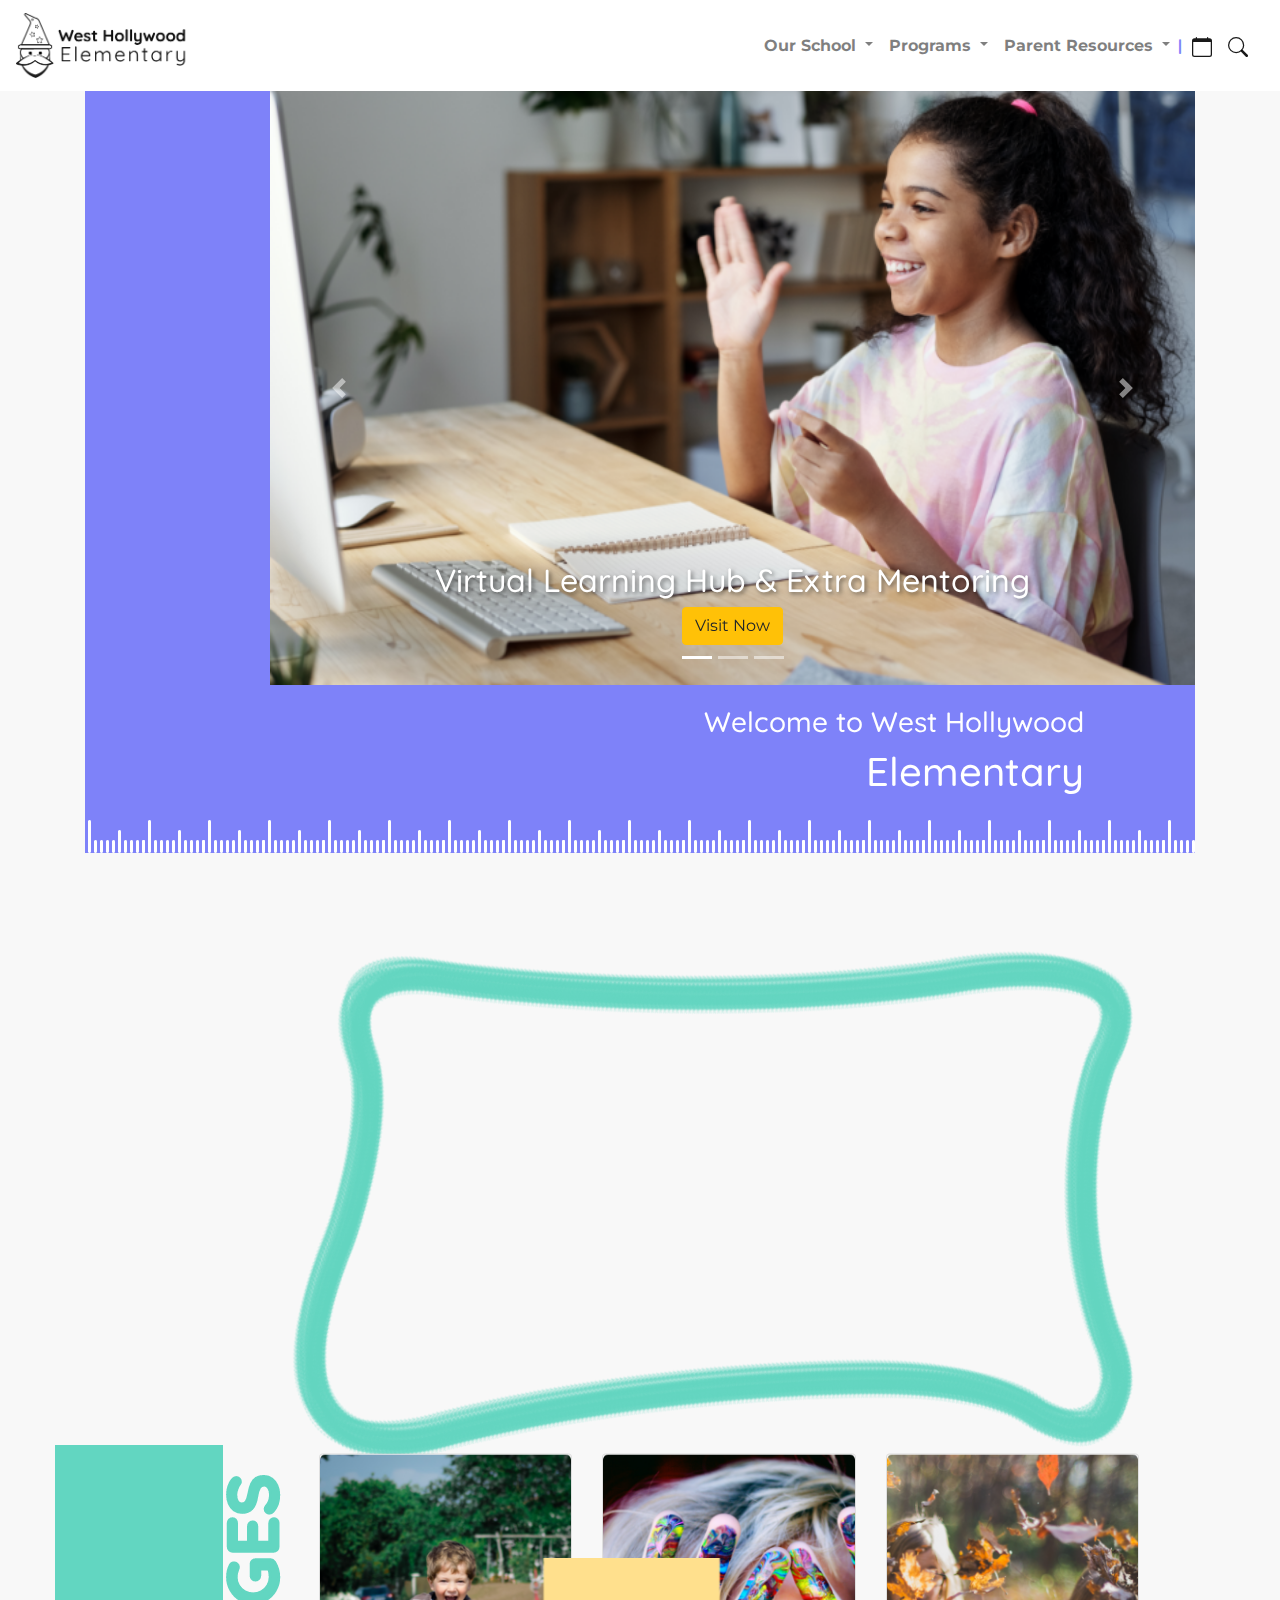
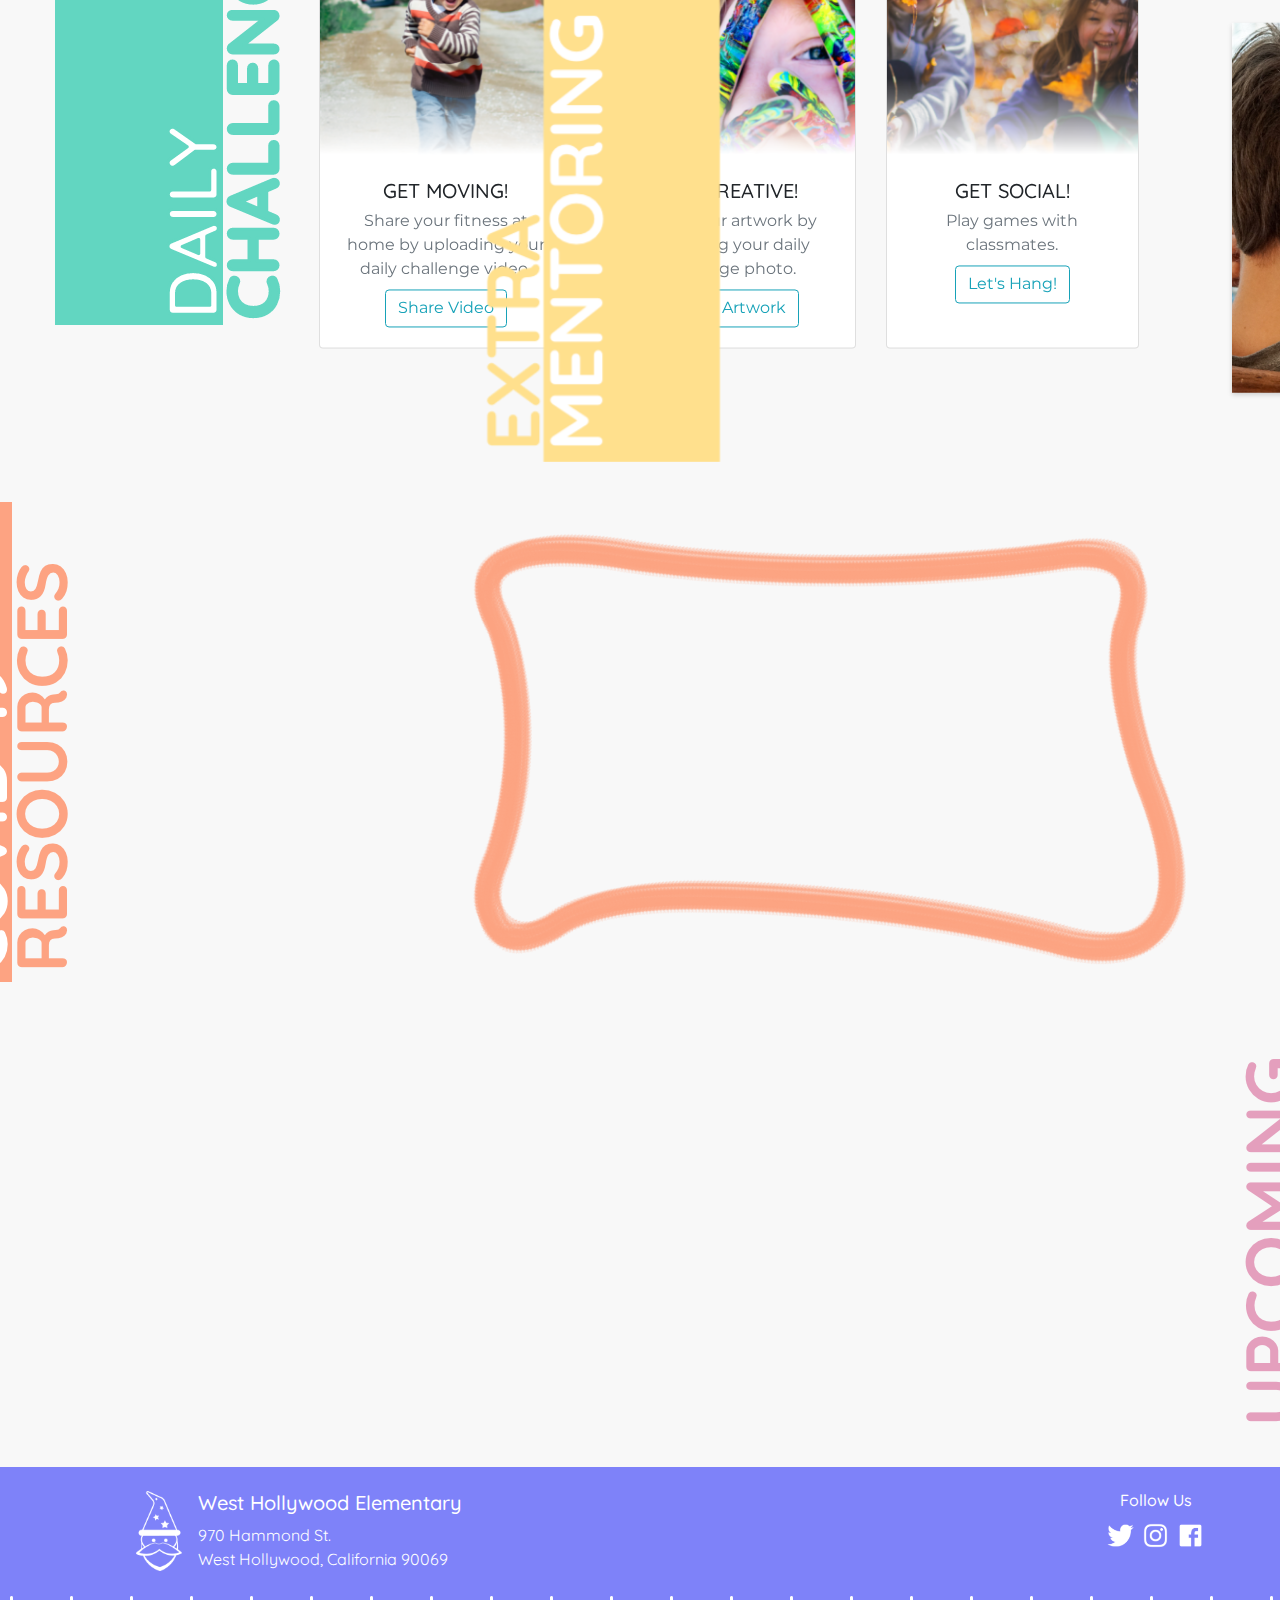
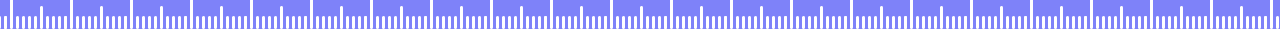
<file: index.html>
<!DOCTYPE html>
<html lang="en">
<head>
    <meta charset="UTF-8">
    <meta name="viewport" content="width=device-width, initial-scale=1.0">
    <link rel="stylesheet" href="https://stackpath.bootstrapcdn.com/bootstrap/4.5.2/css/bootstrap.min.css" integrity="sha384-JcKb8q3iqJ61gNV9KGb8thSsNjpSL0n8PARn9HuZOnIxN0hoP+VmmDGMN5t9UJ0Z" crossorigin="anonymous">
    <link href="https://fonts.googleapis.com/css2?family=Montserrat:ital,wght@0,300;0,400;0,500;0,600;0,700;1,300;1,400;1,500;1,600;1,700&family=Quicksand:wght@300;400;500;600;700&display=swap" rel="stylesheet">
    <link rel="stylesheet" href="https://unpkg.com/aos@next/dist/aos.css" />
    <link rel="stylesheet" href="css/style.css">
    <title>West Hollywood Elementary</title>
</head>
<body>
<!--navigation-->
<nav class="navbar navbar-expand-lg navbar-light sticky-top">
    <div class="d-flex flex-grow-1">
        <a class="navbar-brand d-none d-lg-inline-block" href="index.html">
            <img src="images/wizard-logo-drk.png" alt="wizard logo" class="wizard-logo">
        </a>
        <a class="navbar-brand-two mx-auto d-lg-none d-inline-block" href="index.html">
            <img src="images/wizard-logo-drk-mobile.png" alt="logo">
        </a>
        <div class="w-100 text-right">
            <button class="navbar-toggler" type="button" data-toggle="collapse" data-target="#myNavbar">
                <span class="navbar-toggler-icon"></span>
            </button>
        </div>
    </div>
    <div class="collapse navbar-collapse flex-grow-1 text-right" id="myNavbar">
        <ul class="navbar-nav ml-auto flex-nowrap">
            <li class="nav-item dropdown">
                <a class="nav-link dropdown-toggle" href="ourschool.html" id="navbarDropdownMenuLink" role="button" data-toggle="dropdown" aria-haspopup="true" aria-expanded="false">
                  Our School
                </a>
                <div class="dropdown-menu" aria-labelledby="navbarDropdownMenuLink">
                  <a class="dropdown-item" href="ourschool.html">About</a>
                  <a class="dropdown-item" href="#">Attendance</a>
                  <a class="dropdown-item" href="#">California Learning Standards</a>
                  <a class="dropdown-item" href="#">COVID-19</a>
                  <a class="dropdown-item" href="#">Dress Code and Rules</a>
                  <a class="dropdown-item" href="#">Enrollment and Registration</a>
                  <a class="dropdown-item" href="#">Parking</a>
                  <a class="dropdown-item" href="#">Teachers and Staff</a>  
                </div>
              </li>
              <li class="nav-item dropdown">
                  <a class="nav-link dropdown-toggle" href="#" id="navbarDropdownMenuLink" role="button" data-toggle="dropdown" aria-haspopup="true" aria-expanded="false">
                    Programs
                  </a>
                  <div class="dropdown-menu" aria-labelledby="navbarDropdownMenuLink">
                    <a class="dropdown-item" href="#">COVID-19 Challenges</a>
                    <a class="dropdown-item" href="#">Gardening</a>
                    <a class="dropdown-item" href="#">GATE/SPED</a>
                    <a class="dropdown-item" href="#">Music</a>
                    <a class="dropdown-item" href="#">Physical Education</a>
                    <a class="dropdown-item" href="#">Visual Arts</a>
                  </div>
                </li>
                <li class="nav-item dropdown">
                  <a class="nav-link dropdown-toggle" href="parentresources.html" id="navbarDropdownMenuLink" role="button" data-toggle="dropdown" aria-haspopup="true" aria-expanded="false">
                    Parent Resources
                  </a>
                  <div class="dropdown-menu" aria-labelledby="navbarDropdownMenuLink">
                    <a class="dropdown-item" href="#">Common Core</a>
                    <a class="dropdown-item" href="#">Friends of WHE</a>
                    <a class="dropdown-item" href="#">News and Alerts</a>
                    <a class="dropdown-item" href="#">Parent Portal</a>
                    <a class="dropdown-item" href="#">Principal’s Newsletter</a>
                    <a class="dropdown-item" href="#">School Site Council</a>
                    <a class="dropdown-item" href="learninghub.html">Virtual Learning Hub</a>
                  </div>
                </li>
        </ul>
    </div>
    <div class="purpledivider">
        |
    </div>
    <!--calendar icon-->
    <a class="navbar-brand" href="#"> <svg width="1em" height="1em" viewBox="0 0 16 16" class="bi bi-calendar" fill="currentColor" xmlns="http://www.w3.org/2000/svg">
        <path fill-rule="evenodd" d="M3.5 0a.5.5 0 0 1 .5.5V1h8V.5a.5.5 0 0 1 1 0V1h1a2 2 0 0 1 2 2v11a2 2 0 0 1-2 2H2a2 2 0 0 1-2-2V3a2 2 0 0 1 2-2h1V.5a.5.5 0 0 1 .5-.5zM1 4v10a1 1 0 0 0 1 1h12a1 1 0 0 0 1-1V4H1z"/>
      </svg> 
    </a>
    <!--search icon-->
    <a class="navbar-brand" href="#"><svg width="1em" height="1em" viewBox="0 0 16 16" class="bi bi-search" fill="currentColor" xmlns="http://www.w3.org/2000/svg">
        <path fill-rule="evenodd" d="M10.442 10.442a1 1 0 0 1 1.415 0l3.85 3.85a1 1 0 0 1-1.414 1.415l-3.85-3.85a1 1 0 0 1 0-1.415z"/>
    <path fill-rule="evenodd" d="M6.5 12a5.5 5.5 0 1 0 0-11 5.5 5.5 0 0 0 0 11zM13 6.5a6.5 6.5 0 1 1-13 0 6.5 6.5 0 0 1 13 0z"/>
    </svg> 
    </a>
</nav>
<!--hero-->
<div class="container bg-hero">
    <div class="row no-gutters">
        <div class="col-lg-2 bg-lightblue" data-aos="fade-up"></div>
        <div class="col-12 col-lg-10" data-aos="fade-up">
            <div id="carouselExampleCaptions" class="carousel slide" data-ride="carousel">
                <ol class="carousel-indicators">
                  <li data-target="#carouselExampleCaptions" data-slide-to="0" class="active"></li>
                  <li data-target="#carouselExampleCaptions" data-slide-to="1"></li>
                  <li data-target="#carouselExampleCaptions" data-slide-to="2"></li>
                </ol>
                <div class="carousel-inner">
                  <div class="carousel-item active">
                    <img src="images/hero1.png" class="d-block w-100" alt="virtual learning">
                    <div class="carousel-caption d-none d-md-block">
                      <h2>Virtual Learning Hub & Extra Mentoring</h2>
                      <a href="learninghub.html"> <button type="button" class="btn btn-warning">Visit Now</button></a>
                    </div>
                  </div>
                  <div class="carousel-item">
                    <img src="images/hero2.png" class="d-block w-100" alt="virtual talent show">
                    <div class="carousel-caption d-none d-md-block">
                      <h2>Virtual Talent Show</h2>
                      <button type="button" class="btn btn-warning">Sign Up</button>
                    </div>
                  </div>
                  <div class="carousel-item">
                    <img src="images/hero3.png" class="d-block w-100" alt="covid update">
                    <div class="carousel-caption d-none d-md-block">
                      <h2>Get COVID-19 Text Updates</h2>
                      <button type="button" class="btn btn-warning">Sign Up</button>
                    </div>
                  </div>
                </div>
                <a class="carousel-control-prev" href="#carouselExampleCaptions" role="button" data-slide="prev">
                  <span class="carousel-control-prev-icon" aria-hidden="true"></span>
                  <span class="sr-only">Previous</span>
                </a>
                <a class="carousel-control-next" href="#carouselExampleCaptions" role="button" data-slide="next">
                  <span class="carousel-control-next-icon" aria-hidden="true"></span>
                  <span class="sr-only">Next</span>
                </a>
              </div>
        </div>
    </div>
    <div class="heroruler-bottom bg-lightblue">
        <div class="herotxt">
            <h3 data-aos="slide-left">Welcome to West Hollywood</h3>
            <h1 data-aos="slide-left" data-aos-offset="50">Elementary</h1>
        </div>
        <div class="ruler">
        </div>
    </div>
</div>
<!--daily challenge-->
<div class="container containermargintop">
  <div class="row align-items-center dailychallenge">
      <div class="card-deck challengebookmark .card-columns">
        <img src="images/challengebookmark.png" alt="daily challenges" data-aos="slide-up">
      </div>
      <div class="col-12 col-lg-9 bg-challengesquare">
        <div class="row">
          <div class="card-deck">
            <div class="card text-center" data-aos="slide-up">
              <img src="images/dailychallenge1.png" class="card-img-top" alt="...">
              <div class="card-body">
                <h5 class="card-title">GET MOVING!</h5>
                <p class="card-subtitle mb-2 text-muted">Share your fitness at home by uploading your daily challenge video.</p>
                <a href="#" class="btn btn-outline-info">Share Video</a>
              </div>
            </div>
            <div class="card text-center" data-aos="slide-up">
              <img src="images/dailychallenge2.png" class="card-img-top" alt="...">
              <div class="card-body">
                <h5 class="card-title">GET CREATIVE!</h5>
                <p class="card-subtitle mb-2 text-muted">Share your artwork by uploading your daily challenge photo.</p>
                <a href="#" class="btn btn-outline-info">Share Artwork</a>
              </div>
            </div>
            <div class="card text-center" data-aos="slide-up">
              <img src="images/dailychallenge3.png" class="card-img-top" alt="...">
              <div class="card-body">
                <h5 class="card-title">GET SOCIAL!</h5>
                <p class="card-subtitle mb-2 text-muted">Play games with classmates.</p>
                <a href="#" class="btn btn-outline-info">Let's Hang!</a>
              </div>
            </div>  
          </div>
        </div>  
      </div>
  </div>
</div>
<!--extra mentoring-->
<div class="container containermargintop">
    <div class="row align-items-center">
        <div class="col-12 col-lg-4 mentortxt">
            <h2 data-aos="fade-up">Visit the Virtual Learning & Mentoring Hub</h2>
            <p data-aos="fade-up">Teaching resources and more!</p>
            <a href="learninghub.html" class="btn btn-outline-warning" data-aos="fade-up">Visit Now</a>
        </div>
        <div class="col-6 col-lg-3 mentorbookmark">
          <img src="images/mentoringbookmark.png" alt="Extra Mentoring">
        </div>
        <div class="col-6 col-lg-5 mentorimg" data-aos="slide-left">
          <img src="images/mentoring.png" alt="mentoring">
        </div>
    </div>
</div>
<!--covid-19-->
<div class="container containermargintop">
    <div class="row align-items-center">
        <div class="col-12 col-lg-4 covidbookmark">
            <img src="images/covidbookmark.png" alt="covid-19 resources" data-aos="slide-right">
        </div>
        <div class="col-12 col-lg-8 bg-covidsquare">
            <h2 data-aos="fade-up">Grab and Go Meals</h2>
            <p data-aos="fade-up">breakfast and lunch available 7-10AM</p>
            <img src="images/grabngo.jpg" width="60%" alt="lunch bag to go" data-aos="fade-up">
        </div>
    </div>
</div>
<!--upcoming-->
<div class="container containermargintop">
    <div class="row bgcalendarsquare align-items-center">
        <div class="card-deck">

            <div class="card text-center calendarcardshadow" data-aos="flip-up">
                <img src="images/conference.png" class="card-img-top" alt="parent conference">
                <div class="card-body">
                    <h5 class="card-title">PARENT CONFERENCE</h5>
                    <p class="card-subtitle mb-2 text-muted">How to support virtual learning at home.</p>
                    <ul class="list-group list-group-flush">
                        <li class="list-group-item"> Oct. 6</li>
                    </ul>
                    <button type="button" class="btn btn-outline-secondary">See More</button>
                </div>
            </div>

            <div class="card text-center calendarcardshadow" data-aos="flip-up">
                <img src="images/halloween.png" alt="halloween pumpkins" class="card-img-top">
                <div class="card-body">
                    <h5 class="card-title">VIRTUAL COSTUME CONTEST</h5>
                    <p class="card-subtitle mb-2 text-muted">Put on your best costume.</p>
                    <ul class="list-group list-group-flush">
                        <li class="list-group-item">Oct.31</li>
                    </ul>
                    <button type="button" class="btn btn-outline-secondary">See More</button>
                </div>
            </div>

            <div class="card text-center calendarcardshadow" data-aos="flip-up">
                <img src="images/holiday.png" class="card-img-top">
                <div class="card-body">
                    <h5 class="card-title">WINTER BREAK</h5>
                    <p class="card-subtitle mb-2 text-muted">Take advantage of time off to spend with loved ones.</p>
                    <ul class="list-group list-group-flush">
                        <li class="list-group-item">Nov. 15-30</li>
                    </ul>
                    <button type="button" class="btn btn-outline-secondary">See More</button>
                </div>
            </div>
            <div class="eventimg">
              <img src="images/eventsbookmark.png" alt="Upcoming Events" data-aos="slide-left">
            </div>
        </div>
    </div>
</div>
<!--footer-->
<div>
  <div id="footer">
    <div class="footerAddy">
      <div>
        <img src="./images/wizard-logo.png" alt="">
      </div>
      <div>
        <h5>West Hollywood Elementary</h5>
        <p>970 Hammond St.<br/>West Hollywood, California 90069</p>
      </div>
    </div>
    <div id="footerSocial">
        <h6>Follow Us</h6>
        <div class="socialIcons">
          <a href="https://twitter.com/WestHollywoodE1"><img src="./images/Twitter.png" alt="Twitter"></a>
          <a href="https://www.instagram.com/whewizards/"><img src="./images/Insta.png" alt="Instagram"></a>
          <a href="https://www.facebook.com/WeHoElementary/"><img src="./images/facebook.png" alt="Facebook"></a>
        </div>
    </div>
  </div>
</div>
<!--script-->
<script src="https://code.jquery.com/jquery-3.5.1.slim.min.js" integrity="sha384-DfXdz2htPH0lsSSs5nCTpuj/zy4C+OGpamoFVy38MVBnE+IbbVYUew+OrCXaRkfj" crossorigin="anonymous"></script>
<script src="https://cdn.jsdelivr.net/npm/popper.js@1.16.1/dist/umd/popper.min.js" integrity="sha384-9/reFTGAW83EW2RDu2S0VKaIzap3H66lZH81PoYlFhbGU+6BZp6G7niu735Sk7lN" crossorigin="anonymous"></script>
<script src="https://stackpath.bootstrapcdn.com/bootstrap/4.5.2/js/bootstrap.min.js" integrity="sha384-B4gt1jrGC7Jh4AgTPSdUtOBvfO8shuf57BaghqFfPlYxofvL8/KUEfYiJOMMV+rV" crossorigin="anonymous"></script>
<script src="https://unpkg.com/aos@next/dist/aos.js"></script>
<script>
  AOS.init();
</script>
</body>
</html>
</file>
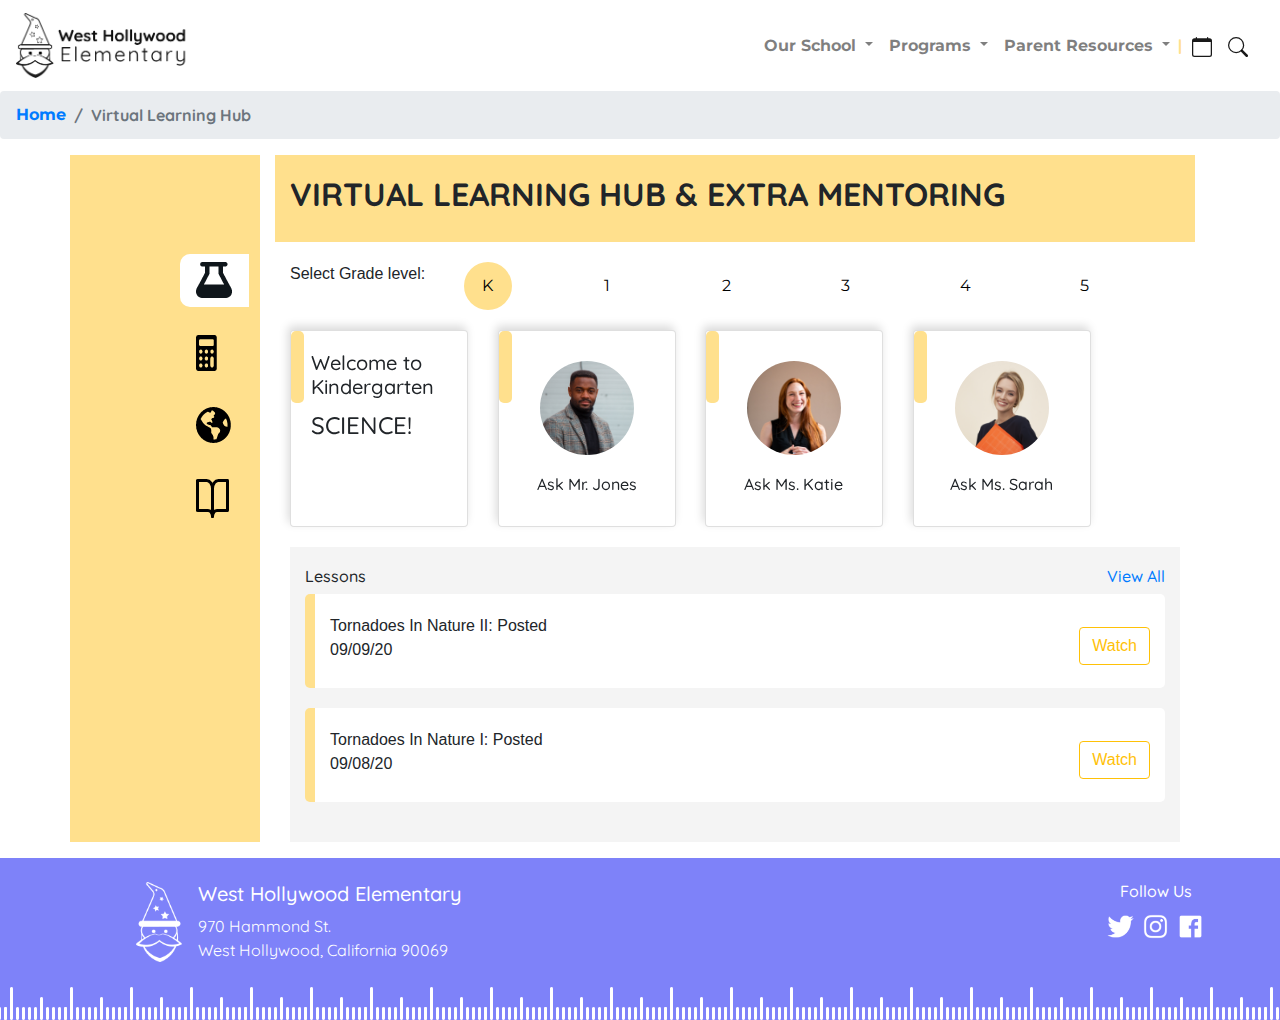
<file: learninghub.html>
<!DOCTYPE html>
<html lang="en">
<head>
    <meta charset="UTF-8">
    <meta name="viewport" content="width=device-width, initial-scale=1.0">
    <link rel="stylesheet" href="css/learninghub.css">
    <link rel="stylesheet" href="https://stackpath.bootstrapcdn.com/bootstrap/4.5.2/css/bootstrap.min.css" integrity="sha384-JcKb8q3iqJ61gNV9KGb8thSsNjpSL0n8PARn9HuZOnIxN0hoP+VmmDGMN5t9UJ0Z" crossorigin="anonymous">
    <link href="https://fonts.googleapis.com/css2?family=Montserrat:ital,wght@0,300;0,400;0,500;0,600;0,700;1,300;1,400;1,500;1,600;1,700&family=Quicksand:wght@300;400;500;600;700&display=swap" rel="stylesheet">
    <link rel="stylesheet" href="https://unpkg.com/aos@next/dist/aos.css" />
    <title>W. Hollywood Elementary| Virtual Learning Hub</title>
</head>
<body>
<!--main navigation-->
<nav class="navbar navbar-expand-lg navbar-light sticky-top">
    <div class="d-flex flex-grow-1">
        <a class="navbar-brand d-none d-lg-inline-block" href="index.html">
            <img src="images/wizard-logo-drk.png" alt="wizard logo" class="wizard-logo">
        </a>
        <a class="navbar-brand-two mx-auto d-lg-none d-inline-block" href="index.html">
            <img src="images/wizard-logo-drk-mobile.png" alt="logo">
        </a>
        <div class="w-100 text-right">
            <button class="navbar-toggler" type="button" data-toggle="collapse" data-target="#myNavbar">
                <span class="navbar-toggler-icon"></span>
            </button>
        </div>
    </div>
    <div class="collapse navbar-collapse flex-grow-1 text-right" id="myNavbar">
        <ul class="navbar-nav ml-auto flex-nowrap">
            <li class="nav-item dropdown">
                <a class="nav-link dropdown-toggle" href="ourschool.html" id="navbarDropdownMenuLink" role="button" data-toggle="dropdown" aria-haspopup="true" aria-expanded="false">
                  Our School
                </a>
                <div class="dropdown-menu" aria-labelledby="navbarDropdownMenuLink">
                  <a class="dropdown-item" href="ourschool.html">About</a>
                  <a class="dropdown-item" href="#">Attendance</a>
                  <a class="dropdown-item" href="#">California Learning Standards</a>
                  <a class="dropdown-item" href="#">COVID-19</a>
                  <a class="dropdown-item" href="#">Dress Code and Rules</a>
                  <a class="dropdown-item" href="#">Enrollment and Registration</a>
                  <a class="dropdown-item" href="#">Parking</a>
                  <a class="dropdown-item" href="#">Teachers and Staff</a>  
                </div>
              </li>
              <li class="nav-item dropdown">
                  <a class="nav-link dropdown-toggle" href="#" id="navbarDropdownMenuLink" role="button" data-toggle="dropdown" aria-haspopup="true" aria-expanded="false">
                    Programs
                  </a>
                  <div class="dropdown-menu" aria-labelledby="navbarDropdownMenuLink">
                    <a class="dropdown-item" href="#">COVID-19 Challenges</a>
                    <a class="dropdown-item" href="#">Gardening</a>
                    <a class="dropdown-item" href="#">GATE/SPED</a>
                    <a class="dropdown-item" href="#">Music</a>
                    <a class="dropdown-item" href="#">Physical Education</a>
                    <a class="dropdown-item" href="#">Visual Arts</a>
                  </div>
                </li>
                <li class="nav-item dropdown">
                  <a class="nav-link dropdown-toggle" href="parentresources.html" id="navbarDropdownMenuLink" role="button" data-toggle="dropdown" aria-haspopup="true" aria-expanded="false">
                    Parent Resources
                  </a>
                  <div class="dropdown-menu" aria-labelledby="navbarDropdownMenuLink">
                    <a class="dropdown-item" href="#">Common Core</a>
                    <a class="dropdown-item" href="#">Friends of WHE</a>
                    <a class="dropdown-item" href="#">News and Alerts</a>
                    <a class="dropdown-item" href="#">Parent Portal</a>
                    <a class="dropdown-item" href="#">Principal’s Newsletter</a>
                    <a class="dropdown-item" href="#">School Site Council</a>
                    <a class="dropdown-item" href="learninghub.html">Virtual Learning Hub</a>
                  </div>
                </li>
        </ul>
    </div>
    <div class="yellowdivider">
        |
    </div>
    <!--calendar icon-->
    <a class="navbar-brand" href="#"> <svg width="1em" height="1em" viewBox="0 0 16 16" class="bi bi-calendar" fill="currentColor" xmlns="http://www.w3.org/2000/svg">
        <path fill-rule="evenodd" d="M3.5 0a.5.5 0 0 1 .5.5V1h8V.5a.5.5 0 0 1 1 0V1h1a2 2 0 0 1 2 2v11a2 2 0 0 1-2 2H2a2 2 0 0 1-2-2V3a2 2 0 0 1 2-2h1V.5a.5.5 0 0 1 .5-.5zM1 4v10a1 1 0 0 0 1 1h12a1 1 0 0 0 1-1V4H1z"/>
      </svg> 
    </a>
    <!--search icon-->
    <a class="navbar-brand" href="#"><svg width="1em" height="1em" viewBox="0 0 16 16" class="bi bi-search" fill="currentColor" xmlns="http://www.w3.org/2000/svg">
        <path fill-rule="evenodd" d="M10.442 10.442a1 1 0 0 1 1.415 0l3.85 3.85a1 1 0 0 1-1.414 1.415l-3.85-3.85a1 1 0 0 1 0-1.415z"/>
    <path fill-rule="evenodd" d="M6.5 12a5.5 5.5 0 1 0 0-11 5.5 5.5 0 0 0 0 11zM13 6.5a6.5 6.5 0 1 1-13 0 6.5 6.5 0 0 1 13 0z"/>
    </svg> 
    </a>
</nav>
<!--breadcrumbs-->
<nav aria-label="breadcrumb">
  <ol class="breadcrumb">
    <li class="breadcrumb-item"><a href="index.html">Home</a></li>
    <li class="breadcrumb-item active" aria-current="page">Virtual Learning Hub</li>
  </ol>
</nav>
<!--body columns 2 & 10-->
<!--col 2-->
<div class="container">
<div class="row">
  <div class="col-md-1 no-gutter"></div>
  <div class="col-md-1">
    <!--vertical nav-->
    <ul class="nav flex-column paddingtop">
      <li class="nav-item marginbottom">
      <a class="nav-link active activebg" href="#"> <img src="images/icon-science.png" alt="science" data-toggle="tooltip" data-placement="right" title="Science"> </a>
      </li>
      <li class="nav-item marginbottom">
      <a class="nav-link" href="#"><img src="images/Icon-math.png" alt="math" data-toggle="tooltip" data-placement="right" title="Math"></a>
      </li>
      <li class="nav-item marginbottom">
      <a class="nav-link" href="#"><img src="images/Icon-socialstudies.png" alt="social studies" data-toggle="tooltip" data-placement="right" title="Social Studies"></a>
      </li>
      <li class="nav-item marginbottom">
      <a class="nav-link" href="#" tabindex="-1" aria-disabled="true"><img src="images/Icon-english.png" alt="reading" data-toggle="tooltip" data-placement="right" title="Reading & Writing"></a>
      </li>
    </ul>
  </div>

  <!--col 10-->
  <div class="col-md-10 no-gutter">
    <!--header-->
    <div class="container bgheader marginbottom">
      <h2 class="bold">VIRTUAL LEARNING HUB & EXTRA MENTORING</h2>
    </div>

    <div class="container">
    <!--tabs-->
    <div class="marginbottom">
    <ul class="nav nav-fill nav-pills">
        <p>Select Grade level:</p>
        <li class="nav-item">
        <a class="nav-link active" href="#">K</a>
        </li>
        <li class="nav-item">
        <a class="nav-link" href="#">1</a>
        </li>
        <li class="nav-item">
        <a class="nav-link" href="#">2</a>
        </li>
        <li class="nav-item">
        <a class="nav-link" href="#">3</a>
        </li>
        <li class="nav-item">
        <a class="nav-link" href="#">4</a>
        </li>
        <li class="nav-item">
        <a class="nav-link" href="#" tabindex="-1" aria-disabled="true">5</a>
        </li>
    </ul>
    </div>
  <!--div in div welcome/profiles-->
  <div class="container marginbottom">
  <div class="row">
    <div class="card-deck">
      <div class="card yellowborder cardshadow" data-aos="flip-up">
        <div class="card-body">
            <h5 class="card-title marginbottom">Welcome to Kindergarten</h5>
            <h4>SCIENCE!</h4>
        </div>
      </div>

      <div class="card yellowborder text-center cardshadow cardhover" data-aos="flip-up">
        <div class="profileimg">
          <img src="images/mr-jones.png" alt="Mr. Jones" width="94px">
        </div>
        <div class="card-body">
            <h6 class="card-title">Ask Mr. Jones</h6>
        </div>
      </div>
      
      <div class="card yellowborder text-center cardshadow cardhover" data-toggle="modal" data-target="#staticBackdrop" data-aos="flip-up">
        <div class="profileimg">
          <img src="images/ms-katie.png" alt="Ms. Katie" width="94px">
        </div>
        <div class="card-body">
            <h6 class="card-title">Ask Ms. Katie</h6>
        </div>
      </div>

      <div class="card yellowborder text-center cardshadow cardhover" data-aos="flip-up">
        <div class="profileimg">
          <img src="images/ms-sarah.png" alt="Ms. Sarah" width="94px">
        </div>
        <div class="card-body">
            <h6 class="card-title">Ask Ms. Sarah</h6>
        </div>
      </div>
    </div>
  </div>
  </div>
  <!-- modal email-->
<div class="modal fade" id="staticBackdrop" data-backdrop="static" data-keyboard="false" tabindex="-1" aria-labelledby="staticBackdropLabel" aria-hidden="true">
  <div class="modal-dialog modal-lg">
    <div class="modal-content">
      <div class="modal-header">
        <button type="button" class="close" data-dismiss="modal" aria-label="Close">
          <span aria-hidden="true">&times;</span>
        </button>
      </div>
      <div class="modal-body">
        <div class="container-fluid">
          <div class="row">
          <div class="col-md-2 yellowborder"> 
            <img src="images/ms-katie.png" alt="Ms. Katie" width="94px">
          </div>
          <div class="col-md-8">
              <form>
                <div class="form-group">
                  <label for="exampleFormControlInput1"><h5>Ask Ms. Katie</h5></label>
                  <input type="email" class="form-control" id="exampleFormControlInput1" placeholder="youremail@email.com">
                </div>
                <div class="form-group">
                  <select class="form-control" id="exampleFormControlSelect1">
                    <option>Topic</option>
                    <option>English</option>
                    <option>Math</option>
                    <option>Science</option>
                    <option>Social Studies</option>
                    <option>Other</option>
                  </select>
                </div>
                <div class="form-group">
                  <textarea class="form-control" id="exampleFormControlTextarea1" rows="3" placeholder="Question…"></textarea>
                </div>
              </form>
          </div>
          <div class="col-md-2 vertalign">
            <button type="button" class="btn btn-outline-warning">Send</button>
          </div>
          </div>
        </div>
      </div>
    </div>
  </div>
</div>
  <!--lessons-->
  <div class="greybg paddingtop20">
    <div class="container">
      <div class="row">
        <div class="col-md-6">
          <h6>Lessons</h6>
        </div>
        <div class="col-md-6">
          <a href=""> <h6 class="text-right">View All</h6> </a>
        </div>
      </div>

        <div class="container">
          <div class="row marginbottom">
            <div class="col-md-12 whitebg paddingaround align-items-center">
              <p>Tornadoes In Nature II: Posted 09/09/20</p>
              <button type="button" class="btn btn-outline-warning" data-toggle="modal" data-target="#staticVideo" data-video="https://www.youtube.com/watch?v=iMWoYPaQx0Q">Watch</button>
            </div>
          </div>
        </div>

        <div class="container">
          <div class="row marginbottom">
            <div class="col-md-12 whitebg paddingaround align-items-center">
              <p>Tornadoes In Nature I: Posted 09/08/20</p>
              <button type="button" class="btn btn-outline-warning">Watch</button>
            </div>
          </div>
        </div>

    </div>
  </div>
  </div>
  </div>
</div>
</div>
  <!-- Modal video-->
  <div class="modal fade" id="staticVideo"  tabindex="-1" role="dialog" data-backdrop="static" data-keyboard="false" aria-labelledby="staticBackdropLabel" aria-hidden="true">
    <div class="modal-dialog modal-dialog-centered modal-lg" role="document">
      <div class="modal-content">
        <div class="modal-header">
          <button type="button" class="close" data-dismiss="modal" aria-label="Close">
            <span aria-hidden="true">&times;</span>
          </button>
        </div>
        <div class="modal-body  yellowborder">
          <h5 class="marginbottom50"> Tornadoes In Nature II</h5>
          <div class="embed-responsive embed-responsive-16by9">
            <iframe class="embed-responsive-item" width="560" height="315" src="https://www.youtube.com/embed/iMWoYPaQx0Q" frameborder="0" allow="accelerometer; autoplay; clipboard-write; encrypted-media; gyroscope; picture-in-picture" allowfullscreen></iframe>
          </div>
        </div>
      </div>
    </div>
  </div>
<!--footer-->
<div>
  <div id="footer">
    <div class="footerAddy">
      <div>
        <img src="./images/wizard-logo.png" alt="">
      </div>
      <div>
        <h5>West Hollywood Elementary</h5>
        <p>970 Hammond St.<br/>West Hollywood, California 90069</p>
      </div>
    </div>
    <div id="footerSocial">
        <h6>Follow Us</h6>
        <div class="socialIcons">
          <a href="https://twitter.com/WestHollywoodE1"><img src="./images/Twitter.png" alt="Twitter"></a>
          <a href="https://www.instagram.com/whewizards/"><img src="./images/Insta.png" alt="Instagram"></a>
          <a href="https://www.facebook.com/WeHoElementary/"><img src="./images/facebook.png" alt="Facebook"></a>
        </div>
    </div>
  </div>
</div>
<!--script-->
<script src="https://code.jquery.com/jquery-3.5.1.slim.min.js" integrity="sha384-DfXdz2htPH0lsSSs5nCTpuj/zy4C+OGpamoFVy38MVBnE+IbbVYUew+OrCXaRkfj" crossorigin="anonymous"></script>
<script src="https://cdn.jsdelivr.net/npm/popper.js@1.16.1/dist/umd/popper.min.js" integrity="sha384-9/reFTGAW83EW2RDu2S0VKaIzap3H66lZH81PoYlFhbGU+6BZp6G7niu735Sk7lN" crossorigin="anonymous"></script>
<script src="https://stackpath.bootstrapcdn.com/bootstrap/4.5.2/js/bootstrap.min.js" integrity="sha384-B4gt1jrGC7Jh4AgTPSdUtOBvfO8shuf57BaghqFfPlYxofvL8/KUEfYiJOMMV+rV" crossorigin="anonymous"></script>
<script src="https://unpkg.com/aos@next/dist/aos.js"></script>
<script>
  AOS.init();
</script>
<script>
  $(document).ready(function() {
      // Set iframe attributes when the show instance method is called
      $("#videoModal").on("show.bs.modal", function(event) {
          let button = $(event.relatedTarget); // Button that triggered the modal
          let url = button.data("video");      // Extract url from data-video attribute
          $(this).find("iframe").attr({
              src : url,
              allow : "accelerometer; autoplay; encrypted-media; gyroscope; picture-in-picture"
          });
      });
  
      // Remove iframe attributes when the modal has finished being hidden from the user
      $("#videoModal").on("hidden.bs.modal", function() {
          $("#videoModal iframe").removeAttr("src allow");
      });
  });
  </script>
  <script>
    $(function () {
      $('[data-toggle="tooltip"]').tooltip()
    })
  </script>
</body>
</html>
</file>
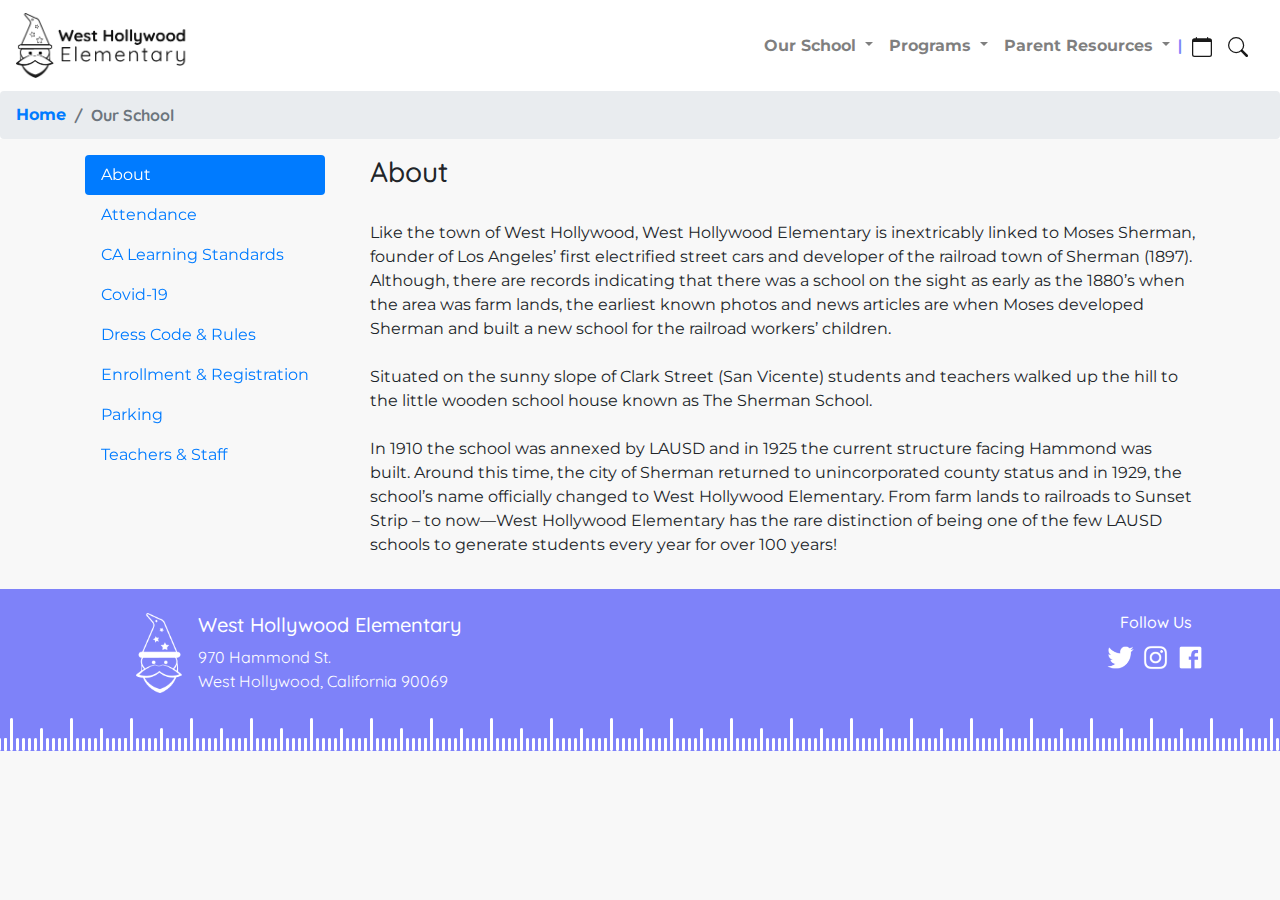
<file: ourschool.html>
<!DOCTYPE html>
<html lang="en">
<head>
    <meta charset="UTF-8">
    <meta name="viewport" content="width=device-width, initial-scale=1.0">
    <link rel="stylesheet" href="https://stackpath.bootstrapcdn.com/bootstrap/4.5.2/css/bootstrap.min.css" integrity="sha384-JcKb8q3iqJ61gNV9KGb8thSsNjpSL0n8PARn9HuZOnIxN0hoP+VmmDGMN5t9UJ0Z" crossorigin="anonymous">
    <link href="https://fonts.googleapis.com/css2?family=Montserrat:ital,wght@0,300;0,400;0,500;0,600;0,700;1,300;1,400;1,500;1,600;1,700&family=Quicksand:wght@300;400;500;600;700&display=swap" rel="stylesheet">
    <link rel="stylesheet" href="https://unpkg.com/aos@next/dist/aos.css" />
    <link rel="stylesheet" href="css/ourschool.css">
    <title>W. Hollywood Elementary | Our School</title>
</head>
<body>
<!--navigation-->
<nav class="navbar navbar-expand-lg navbar-light sticky-top">
        <div class="d-flex flex-grow-1">
            <a class="navbar-brand d-none d-lg-inline-block" href="index.html">
                <img src="images/wizard-logo-drk.png" alt="wizard logo" class="wizard-logo">
            </a>
            <a class="navbar-brand-two mx-auto d-lg-none d-inline-block" href="index.html">
                <img src="images/wizard-logo-drk-mobile.png" alt="logo">
            </a>
            <div class="w-100 text-right">
                <button class="navbar-toggler" type="button" data-toggle="collapse" data-target="#myNavbar">
                    <span class="navbar-toggler-icon"></span>
                </button>
            </div>
        </div>
        <div class="collapse navbar-collapse flex-grow-1 text-right" id="myNavbar">
            <ul class="navbar-nav ml-auto flex-nowrap">
                <li class="nav-item dropdown">
                    <a class="nav-link dropdown-toggle" href="ourschool.html" id="navbarDropdownMenuLink" role="button" data-toggle="dropdown" aria-haspopup="true" aria-expanded="false">
                      Our School
                    </a>
                    <div class="dropdown-menu" aria-labelledby="navbarDropdownMenuLink">
                      <a class="dropdown-item" href="#v-pills-about-tab">About</a>
                      <a class="dropdown-item" href="#v-pills-attendance">Attendance</a>
                      <a class="dropdown-item" href="#v-pills-calearning-tab">California Learning Standards</a>
                      <a class="dropdown-item" href="#v-pills-covid-tab">COVID-19</a>
                      <a class="dropdown-item" href="#v-pills-dress-tab">Dress Code and Rules</a>
                      <a class="dropdown-item" href="#v-pills-enroll-tab">Enrollment and Registration</a>
                      <a class="dropdown-item" href="#v-pills-parking-tab">Parking</a>
                      <a class="dropdown-item" href="#v-pills-staff-tab">Teachers and Staff</a>  
                    </div>
                  </li>
                  <li class="nav-item dropdown">
                      <a class="nav-link dropdown-toggle" href="#" id="navbarDropdownMenuLink" role="button" data-toggle="dropdown" aria-haspopup="true" aria-expanded="false">
                        Programs
                      </a>
                      <div class="dropdown-menu" aria-labelledby="navbarDropdownMenuLink">
                        <a class="dropdown-item" href="#">COVID-19 Challenges</a>
                        <a class="dropdown-item" href="#">Gardening</a>
                        <a class="dropdown-item" href="#">GATE/SPED</a>
                        <a class="dropdown-item" href="#">Music</a>
                        <a class="dropdown-item" href="#">Physical Education</a>
                        <a class="dropdown-item" href="#">Visual Arts</a>
                      </div>
                    </li>
                    <li class="nav-item dropdown">
                      <a class="nav-link dropdown-toggle" href="parentresources.html" id="navbarDropdownMenuLink" role="button" data-toggle="dropdown" aria-haspopup="true" aria-expanded="false">
                        Parent Resources
                      </a>
                      <div class="dropdown-menu" aria-labelledby="navbarDropdownMenuLink">
                        <a class="dropdown-item" href="#">Common Core</a>
                        <a class="dropdown-item" href="#">Friends of WHE</a>
                        <a class="dropdown-item" href="#">News and Alerts</a>
                        <a class="dropdown-item" href="#">Parent Portal</a>
                        <a class="dropdown-item" href="#">Principal’s Newsletter</a>
                        <a class="dropdown-item" href="#">School Site Council</a>
                        <a class="dropdown-item" href="learninghub.html">Virtual Learning Hub</a>
                      </div>
                    </li>
            </ul>
        </div>
        <div class="purpledivider">
            |
        </div>
        <!--calendar icon-->
        <a class="navbar-brand" href="#"> <svg width="1em" height="1em" viewBox="0 0 16 16" class="bi bi-calendar" fill="currentColor" xmlns="http://www.w3.org/2000/svg">
            <path fill-rule="evenodd" d="M3.5 0a.5.5 0 0 1 .5.5V1h8V.5a.5.5 0 0 1 1 0V1h1a2 2 0 0 1 2 2v11a2 2 0 0 1-2 2H2a2 2 0 0 1-2-2V3a2 2 0 0 1 2-2h1V.5a.5.5 0 0 1 .5-.5zM1 4v10a1 1 0 0 0 1 1h12a1 1 0 0 0 1-1V4H1z"/>
          </svg> 
        </a>
        <!--search icon-->
        <a class="navbar-brand" href="#"><svg width="1em" height="1em" viewBox="0 0 16 16" class="bi bi-search" fill="currentColor" xmlns="http://www.w3.org/2000/svg">
            <path fill-rule="evenodd" d="M10.442 10.442a1 1 0 0 1 1.415 0l3.85 3.85a1 1 0 0 1-1.414 1.415l-3.85-3.85a1 1 0 0 1 0-1.415z"/>
        <path fill-rule="evenodd" d="M6.5 12a5.5 5.5 0 1 0 0-11 5.5 5.5 0 0 0 0 11zM13 6.5a6.5 6.5 0 1 1-13 0 6.5 6.5 0 0 1 13 0z"/>
        </svg> 
        </a>
</nav>
<!--breadcrumbs-->
<nav aria-label="breadcrumb">
    <ol class="breadcrumb">
      <li class="breadcrumb-item"><a href="index.html">Home</a></li>
      <li class="breadcrumb-item active" aria-current="page">Our School</li>
    </ol>
  </nav>
<!--body columns 2 & 10-->
<!--col 2: vertical nav-->
<div class="container">
    <div class="row">
      <div class="col-md-3">
        <div class="nav flex-column nav-pills" id="v-pills-tab" role="tablist" aria-orientation="vertical">
            <a class="nav-link active" id="v-pills-about-tab" data-toggle="pill" href="#v-pills-about" role="tab" aria-controls="v-pills-about" aria-selected="true">About</a>
            <a class="nav-link" id="v-pills-attendance-tab" data-toggle="pill" href="#v-pills-attendance" role="tab" aria-controls="v-pills-attendance" aria-selected="false">Attendance</a>
            <a class="nav-link" id="v-pills-calearning-tab" data-toggle="pill" href="#v-pills-calearning" role="tab" aria-controls="v-pills-calearning" aria-selected="false">CA Learning Standards</a>
            <a class="nav-link" id="v-pills-covid-tab" data-toggle="pill" href="#v-pills-covid" role="tab" aria-controls="v-pills-covid" aria-selected="false">Covid-19</a>
            <a class="nav-link" id="v-pills-dress-tab" data-toggle="pill" href="#v-pills-dress" role="tab" aria-controls="v-pills-dress" aria-selected="false">Dress Code & Rules</a>
            <a class="nav-link" id="v-pills-enroll-tab" data-toggle="pill" href="#v-pills-enroll" role="tab" aria-controls="v-pills-enroll" aria-selected="false">Enrollment & Registration</a>
            <a class="nav-link" id="v-pills-parking-tab" data-toggle="pill" href="#v-pills-parking" role="tab" aria-controls="v-pills-parking" aria-selected="false">Parking</a>
            <a class="nav-link" id="v-pills-staff-tab" data-toggle="pill" href="#v-pills-staff" role="tab" aria-controls="v-pills-staff" aria-selected="false">Teachers & Staff</a>
          </div>
      </div>
      <!--col 10-->
      <div class="col-md-9">
        <div class="tab-content" id="v-pills-tabContent">
            <div class="tab-pane fade show active" id="v-pills-about" role="tabpanel" aria-labelledby="v-pills-about-tab">
                <h3>About</h3><br>
                <p>
                    Like the town of West Hollywood, West Hollywood Elementary is inextricably linked to Moses Sherman, founder of Los Angeles’ first electrified street cars and developer of the railroad town of Sherman (1897). Although, there are records indicating that there was a school on the sight as early as the 1880’s when the area was farm lands, the earliest known photos and news articles are when Moses developed Sherman and built a new school for the railroad workers’ children.<br><br>

                    Situated on the sunny slope of Clark Street (San Vicente) students and teachers walked up the hill to the little wooden school house known as The Sherman School.<br><br>
                        
                    In 1910 the school was annexed by LAUSD and in 1925 the current structure facing Hammond was built. Around this time, the city of Sherman returned to unincorporated county status and in 1929, the school’s name officially changed to West Hollywood Elementary. From farm lands to railroads to Sunset Strip – to now—West Hollywood Elementary has the rare distinction of being one of the few LAUSD schools to generate students every year for over 100 years! 
                </p>
            </div>
            <div class="tab-pane fade" id="v-pills-attendance" role="tabpanel" aria-labelledby="v-pills-attendance-tab">
                <h3>Attendance</h3><br>
                <h5>The Law</h5><br>
                <p> 
                    All students between the ages of 6 and 18 must attend school daily. Parents or guardians are responsible for sending their children to school (E.C. 48200).<br><br>
                <h5>Role Of Student</h5><br>
                    A student who is absent three full days without a valid excuse, or on three occasions is tardy or absent for more than thirty minutes, or any combination thereof, is a truant. (E.C. 48260). <br><br>
                <h5>Role of School Personnel</h5><br>
                    
                    On the first day of noted absence, a phone call home will be made to inquire about the child’s absence. Only the legal guardian/parent can give an oral verification of the child’s absence. Excused absences are illness – (specific illness must be documented), doctor/dental appointment, death of immediate relative. <br><br>
                    
                    If no parent is available to verify absence, a form note will be sent home for a parent to sign to verify the illness. <br><br>
                    
                    All verifications/reasons will be noted on the attendance record. <br><br>
                    
                    In the event that telephone numbers are disconnected, a new emergency card will be sent home with the child and parents must fill out correct telephone numbers.<br><br>
                    
                    If a child is absent more than three (3) consecutive days due to an illness, a doctor’s note will be required.<br><br>
                    
                    Students with excessive absences will be tracked and the school administration will send a letter to the parents informing them of the attendance issue.<br><br>
                    
                    After a student has missed more than 10 days of unexcused absences, the parent will be invited to an attendance meeting. Representatives from the District will be at the meeting. Parents will be informed of their responsibility to have children attend school on a regular basis. The office will then place this student on the attendance watch list.<br><br>
                <h5>The Role of the Parent</h5><br>
                    
                    The legal parent/guardian will ensure that each child attends school on time every day.<br><br>
                    
                    If a student is absent, it is the responsibility of the parent to call the school or send a note to the teacher to report the absence.<br><br>
                    
                    It is the role of the parent to see that their child comes prepared to learn.<br><br>
                <h5>Schoolwide Incentives</h5><br>
                    
                    Classes with the best monthly attendance will receive the Wizard Hat Trophy to display in their classroom for the month.<br><br>
                    
                    Individual students will receive perfect or excellent attendance awards at each quarterly awards assembly.
                </p>
            </div>
            <div class="tab-pane fade" id="v-pills-calearning" role="tabpanel" aria-labelledby="v-pills-calearning-tab">
                <h3>California Learning Standards</h3><br>
                <p>
                The Smarter Balanced Assessments will measure the full understanding of the State Standards in math and English language arts. 5th Graders will be assessed in Science as well.<br><br>

                Students in grades 3-8 and grade 11 will take the assessments — all online, on electronic devices.<br><br>

                The Smarter Balanced Assessments will be offered yearly, as well as interim assessments, based on State Standards to monitor student learning throughout the year and ensure all students are on-track for college and career readiness.<br><br>

                The results of these new assessments will serve as a baseline for measuring our students’ understanding of the State Standards.
                </p>
            </div>
            <div class="tab-pane fade" id="v-pills-covid" role="tabpanel" aria-labelledby="v-pills-covid-tab">
                <h3>COVID-19</h3><br>
                <p>
                    The LAUSD has launched an initiative to provide COVID-19 testing to students, staff as well as family members of students and staff who test positive or show symptoms.<br><br>

                <h5>Quick Guide: COVID-19 Testing Program</h5> <br>
                    This Quick Guide provides a brief overview of the COVID-19 testing program.  The program is subject to change, and the processes and procedures described herein may be modified. Any changes will be shared in an updated Quick Guide. Please view a brief video that provides a comprehensive overview of the testing program.<br><br>
                
                <h5>Overview</h5> <br>
                    Los Angeles Unified is implementing a program to provide the highest standard of safety measures at schools. The key components of the program include daily health checks, COVID-19 testing of students and staff, and community engagement to follow up on positive cases of COVID-19 and employees who may have been exposed or are not feeling well. Additionally, reporting procedures have been developed in accordance with the law to keep the school community informed of this testing and its results and of the District’s continued health mitigation measures.<br><br>

                    See more on the LAUSD website.
                    <div class="text-center">
                    <a href="https://achieve.lausd.net/covidtesting" target="_blank"><button type="button" class="btn btn-outline-primary">Go to LAUSD</button></a>
                    </div>
                </p>
            </div>
            <div class="tab-pane fade" id="v-pills-dress" role="tabpanel" aria-labelledby="v-pills-dress-tab">
                <h3>Dress Code & Rules</h3><br>
                <p>
                    LAUSD policy states that every school can adopt a uniform policy depending on the specific needs of the school. In 2004, a uniform policy was adopted by vote of the West Hollywood Elementary School Site Council to reinforce the school’s discipline efforts and provide increased safety and security to our students.<br><br>

                    Our policy is that boys shall wear a white or navy blue collared shirt and navy blue pants or shorts. The pants or shorts should be appropriately belted around the waist. Girls shall wear a white or navy blue collared shirt and navy pants, shorts, skirts or jumpers. Jewelry should be appropriate with studs or very small hoops for earrings. Shoes should be closed toe and have a rubber sole. We ask all students to refrain from wearing hats and caps while indoors.<br><br>

                    Uniforms may be purchased from the Friends of West Hollywood Elementary (FOWHE). The following is a list of inventory items we have available with logo’s.<br><br>

                    Order logo shirts and sweaters from French Toast and use Source Code QS46P94.<br><br>

                    Retail store that carry acceptable uniforms for our school are:  Target, Gap, Old Navy, and Lands End.<br><br>

                    Please contact the school office for more information or assistance.<br><br>

                <h5>Disciplinary Policy</h5><br>
                    West Hollywood Elementary expects its students to attain developmentally appropriate academic, social, emotional and problem-solving skills. A step in that direction is our school’s discipline policy.<br><br>

                    By following the plan, students will find that the climate of our school will be one of mutual respect, where students can learn to accept and work with students and staff members of many diverse backgrounds.<br><br>

                <h5>School Rules</h5><br>
                    In order for your child to do his/her best, the parents and the school must work together. With discipline and self-control, your child can be successful and enjoy school. <br><br>
                    <ol type="1">
                        <li>Be kind</li>
                        <li>Be responsible</li>
                        <li>Be respectful</li>
                        <li>Always be safe</li>
                    </ol><br>
                <h5>Consequences</h5><br>
                    If students choose not to follow the discipline policy outlined above, the following consequences will be applied:<br><br>
                    <ul>
                        <li>Teacher and student conference.</li>
                        <li>Teacher and student conference with a note sent home for parents’ signature.</li>
                        <li>Teacher, parent and student conference to develop a plan of action.</li>
                        <li>The student will be referred to the office to conference with the principal</li>
                        <li>Teacher, parent, student and principal will conference.</li>
                    </ul><br>
                <h5>Suspensions/Expulsions </h5><br>
                    The Los Angeles Unified School District has a zero tolerance policy, which will lead to an automatic recommendation for expulsion for the following acts: <br><br>
                    <ul>
                        <li>Possession of firearms</li>
                        <li>Brandishing knives</li>
                        <li>Sale of drugs</li>
                        <li>Sale of drugs</li>
                    </ul>
                </p>
            </div>
            <div class="tab-pane fade" id="v-pills-enroll" role="tabpanel" aria-labelledby="v-pills-enroll-tab">
                <h3>Enrollment & Registration</h3><br>
                <p>
                    Presently, elementary school age children residing within West Hollywood Elementary home school district may enroll at the school. For kindergarten, students must turn five on or before December 2 of the year of registration.<br><br>

                    To enroll your child, you will need to present:<br>
                    <ul>
                        <li>Identification: Birth certificate, baptismal certificate, passport or other legal document that has your child’s birth date.</li>
                        <li>Immunization Record Card</li>
                        <li>Proof of residency (Home School only): A utility bill (water, gas or electric) or property tax bill (no phone bills).</li>
                    </ul><br>
                <h5>Open Enrollment Admission</h5>
                    Open Enrollment is a state-mandated policy allowing students to transfer to any school in the Los Angeles Unified School District (LAUSD) that has available space. Applications for open enrollment begin on May 4, 2020 and continue for three weeks. Open Enrollment applications can be completed online here.<br><br>
                    <div class="marginleft20 container">
                        <div class="row">
                            <div class="col-md-9">
                            Open Enrollment application period begins <br>
                            On-time application deadline <br>
                            Late application period <br><br>
                            Enrollment Transfer applications, if Open Enrollment space remains 
                            </div>
                            <div class="col-md-3 light">
                                May 4, 2020 <br>
                                May 22, 2020 <br>
                                June 9 to September 17, 2020 <br>
                                September 17, 2020
                            </div>
                        </div>
                    </div><br>
                    After the Open Enrollment period closes, schools with more applications than seats available will have a waiting list. Siblings need to complete one application per child, however if one siblings name is taken from the waiting list, then all siblings who applied are eligible for transfer.  Open Enrollment transfers are valid until a student completes the final grade level at the school where the transfer is granted. For schools with remaining seats available, open enrollment continues until September. Once the September deadline has passed, no new applications are accepted for the school year.
                </p>
            </div>
            <div class="tab-pane fade" id="v-pills-parking" role="tabpanel" aria-labelledby="v-pills-covid-parking">
                <h3>Parking</h3><br>
                <p>
                    <span class="bold"> DO </span>pull up to the Parent Volunteer  School Safety Guards and they will let your children out of the car.<span class="bold"> Please stay in the car!!!</span><br><br>

                    <span class="bold">DO </span>have your child unbuckle their seat belt  when the car stops.<br><br>

                    <span class="bold">DO NOT </span>cut into the drop off line.  This is a single lane that moves quickly.<br><br>

                    <span class="bold">DO NOT </span> double park your car to let your children out of the car.  This is a major safety hazard for your children.<br><br>

                    Once your child has exited the car, DRIVE OFF.  Please exercise caution wen pulling into traffic. <br><br>

                    <span class="bold">We request your cooperation in parking legally at arrival and dismissal. </span><br><br>

                    <span class="bold">Double parking creates a safety hazard for all.  Please be courteous to our neighbors.  Do not block driveways.</span><br><br>

                    Morning gate accessibility to drop your children off at school is as follows:<br><br>
                    <div class="marginlefy20">
                    The Stop and Drop Valet program is available on Hammond northbound from Cynthia.<br><br>

                    The front has NO PARKING for the morning hours and limited parking after 10am.<br><br>

                    There is no student drop off in parking lots.<br><br>

                    Parents not using Stop and Drop and/or walking children onto campus should find street parking and escort the children through the front entrance of the school on Hammond or the pedestrian gate on Harratt.<br><br>

                    Both gates are locked at 3:15pm. The Hammond gate will be open for pedestrian access only.<br><br>
                    </div>
                </p>
            </div>
            <div class="tab-pane fade" id="v-pills-staff" role="tabpanel" aria-labelledby="v-pills-staff-tab">
                <h3>Teachers & Staff</h3><br>
                <h5>Dr. Lehmann </h5>
                <h6 class="text-muted">Principal</h6>
                <p>
                    We will continue to engage in “Growth Mindset” as a form of support while students encounter new problems to solve and challenges to overcome. We will continue to focus on our theme of kindness, encouraging our students to be positive and supportive as a school community learning together. We will include a focus on equity, empathy, and caring for one another as a reflection of current events and global citizenry.<br><br>

                    We will focus on the core academic areas, intervention to close gaps in learning as a result of school closures, and we will continue to explore the arts and enrichments that our school community values.<br><br>

                    As your principal, it is important to me that everyone who steps through our virtual classroom doors – teachers, students, and parents – feel welcome, excited, and inspired to be here! This attitude enables us to meet the challenges of academic excellence in a positive, fun, and nurturing environment. Together we will continue to move West Hollywood Elementary School and its students through a positive present and toward a strong future.<br><br>
                <h4>Teachers</h4>
                <div class="container">
                    <div class="row">
                        <div class="col-md-4">
                            <div class="row">
                                <div class="col-md-10">
                                    <h5>Josabel Holgado-Paredes</h5>
                                    <h6 class="text-muted">Kindergarten Teacher</h6>
                                </div>
                                <div class="col-md-2">
                                    <svg width="1em" height="1em" viewBox="0 0 16 16" class="bi bi-envelope" fill="currentColor" xmlns="http://www.w3.org/2000/svg">
                                        <path fill-rule="evenodd" d="M0 4a2 2 0 0 1 2-2h12a2 2 0 0 1 2 2v8a2 2 0 0 1-2 2H2a2 2 0 0 1-2-2V4zm2-1a1 1 0 0 0-1 1v.217l7 4.2 7-4.2V4a1 1 0 0 0-1-1H2zm13 2.383l-4.758 2.855L15 11.114v-5.73zm-.034 6.878L9.271 8.82 8 9.583 6.728 8.82l-5.694 3.44A1 1 0 0 0 2 13h12a1 1 0 0 0 .966-.739zM1 11.114l4.758-2.876L1 5.383v5.73z"/>
                                    </svg>
                                </div>
                                <div class="col-md-10">
                                    <h5>Carmen Marsh-Weiss</h5>
                                    <h6 class="text-muted">Kindergarten Teacher</h6>
                                </div>
                                <div class="col-md-2">
                                    <svg width="1em" height="1em" viewBox="0 0 16 16" class="bi bi-envelope" fill="currentColor" xmlns="http://www.w3.org/2000/svg">
                                        <path fill-rule="evenodd" d="M0 4a2 2 0 0 1 2-2h12a2 2 0 0 1 2 2v8a2 2 0 0 1-2 2H2a2 2 0 0 1-2-2V4zm2-1a1 1 0 0 0-1 1v.217l7 4.2 7-4.2V4a1 1 0 0 0-1-1H2zm13 2.383l-4.758 2.855L15 11.114v-5.73zm-.034 6.878L9.271 8.82 8 9.583 6.728 8.82l-5.694 3.44A1 1 0 0 0 2 13h12a1 1 0 0 0 .966-.739zM1 11.114l4.758-2.876L1 5.383v5.73z"/>
                                    </svg>
                                </div>
                                <div class="col-md-10">
                                    <h5>Patricia O'Connor</h5>
                                    <h6 class="text-muted">Kindergarten Teacher</h6>
                                </div>
                                <div class="col-md-2">
                                    <svg width="1em" height="1em" viewBox="0 0 16 16" class="bi bi-envelope" fill="currentColor" xmlns="http://www.w3.org/2000/svg">
                                        <path fill-rule="evenodd" d="M0 4a2 2 0 0 1 2-2h12a2 2 0 0 1 2 2v8a2 2 0 0 1-2 2H2a2 2 0 0 1-2-2V4zm2-1a1 1 0 0 0-1 1v.217l7 4.2 7-4.2V4a1 1 0 0 0-1-1H2zm13 2.383l-4.758 2.855L15 11.114v-5.73zm-.034 6.878L9.271 8.82 8 9.583 6.728 8.82l-5.694 3.44A1 1 0 0 0 2 13h12a1 1 0 0 0 .966-.739zM1 11.114l4.758-2.876L1 5.383v5.73z"/>
                                    </svg>
                                </div>
                                <div class="col-md-10">
                                    <h5>Erica Grech</h5>
                                    <h6 class="text-muted">1st Grade Teacher</h6>
                                </div>
                                <div class="col-md-2">
                                    <svg width="1em" height="1em" viewBox="0 0 16 16" class="bi bi-envelope" fill="currentColor" xmlns="http://www.w3.org/2000/svg">
                                        <path fill-rule="evenodd" d="M0 4a2 2 0 0 1 2-2h12a2 2 0 0 1 2 2v8a2 2 0 0 1-2 2H2a2 2 0 0 1-2-2V4zm2-1a1 1 0 0 0-1 1v.217l7 4.2 7-4.2V4a1 1 0 0 0-1-1H2zm13 2.383l-4.758 2.855L15 11.114v-5.73zm-.034 6.878L9.271 8.82 8 9.583 6.728 8.82l-5.694 3.44A1 1 0 0 0 2 13h12a1 1 0 0 0 .966-.739zM1 11.114l4.758-2.876L1 5.383v5.73z"/>
                                    </svg>
                                </div>
                                <div class="col-md-10">
                                    <h5>Joanna Parker</h5>
                                    <h6 class="text-muted">1st Grade Teacher</h6>
                                </div>
                                <div class="col-md-2">
                                    <svg width="1em" height="1em" viewBox="0 0 16 16" class="bi bi-envelope" fill="currentColor" xmlns="http://www.w3.org/2000/svg">
                                        <path fill-rule="evenodd" d="M0 4a2 2 0 0 1 2-2h12a2 2 0 0 1 2 2v8a2 2 0 0 1-2 2H2a2 2 0 0 1-2-2V4zm2-1a1 1 0 0 0-1 1v.217l7 4.2 7-4.2V4a1 1 0 0 0-1-1H2zm13 2.383l-4.758 2.855L15 11.114v-5.73zm-.034 6.878L9.271 8.82 8 9.583 6.728 8.82l-5.694 3.44A1 1 0 0 0 2 13h12a1 1 0 0 0 .966-.739zM1 11.114l4.758-2.876L1 5.383v5.73z"/>
                                    </svg>
                                </div>
                                <div class="col-md-10">
                                    <h5>Amanda McCormack</h5>
                                    <h6 class="text-muted">1st Grade Teacher</h6>
                                </div>
                                <div class="col-md-2">
                                    <svg width="1em" height="1em" viewBox="0 0 16 16" class="bi bi-envelope" fill="currentColor" xmlns="http://www.w3.org/2000/svg">
                                        <path fill-rule="evenodd" d="M0 4a2 2 0 0 1 2-2h12a2 2 0 0 1 2 2v8a2 2 0 0 1-2 2H2a2 2 0 0 1-2-2V4zm2-1a1 1 0 0 0-1 1v.217l7 4.2 7-4.2V4a1 1 0 0 0-1-1H2zm13 2.383l-4.758 2.855L15 11.114v-5.73zm-.034 6.878L9.271 8.82 8 9.583 6.728 8.82l-5.694 3.44A1 1 0 0 0 2 13h12a1 1 0 0 0 .966-.739zM1 11.114l4.758-2.876L1 5.383v5.73z"/>
                                    </svg>
                                </div>
                                <div class="col-md-10">
                                    <h5>Mr. Alberson</h5>
                                    <h6 class="text-muted">Art Teacher</h6>
                                </div>
                                <div class="col-md-2">
                                    <svg width="1em" height="1em" viewBox="0 0 16 16" class="bi bi-envelope" fill="currentColor" xmlns="http://www.w3.org/2000/svg">
                                        <path fill-rule="evenodd" d="M0 4a2 2 0 0 1 2-2h12a2 2 0 0 1 2 2v8a2 2 0 0 1-2 2H2a2 2 0 0 1-2-2V4zm2-1a1 1 0 0 0-1 1v.217l7 4.2 7-4.2V4a1 1 0 0 0-1-1H2zm13 2.383l-4.758 2.855L15 11.114v-5.73zm-.034 6.878L9.271 8.82 8 9.583 6.728 8.82l-5.694 3.44A1 1 0 0 0 2 13h12a1 1 0 0 0 .966-.739zM1 11.114l4.758-2.876L1 5.383v5.73z"/>
                                    </svg>
                                </div>
                            </div>
                        </div>
                        <div class="col-md-4">
                            <div class="row">
                                <div class="col-md-10">
                                    <h5>Jennifer Chun</h5>
                                    <h6 class="text-muted">2nd Grade Teacher</h6>
                                </div>
                                <div class="col-md-2">
                                    <svg width="1em" height="1em" viewBox="0 0 16 16" class="bi bi-envelope" fill="currentColor" xmlns="http://www.w3.org/2000/svg">
                                        <path fill-rule="evenodd" d="M0 4a2 2 0 0 1 2-2h12a2 2 0 0 1 2 2v8a2 2 0 0 1-2 2H2a2 2 0 0 1-2-2V4zm2-1a1 1 0 0 0-1 1v.217l7 4.2 7-4.2V4a1 1 0 0 0-1-1H2zm13 2.383l-4.758 2.855L15 11.114v-5.73zm-.034 6.878L9.271 8.82 8 9.583 6.728 8.82l-5.694 3.44A1 1 0 0 0 2 13h12a1 1 0 0 0 .966-.739zM1 11.114l4.758-2.876L1 5.383v5.73z"/>
                                    </svg>
                                </div>
                                <div class="col-md-10">
                                    <h5>Jordi Iwamizu</h5>
                                    <h6 class="text-muted">2nd Grade Teacher</h6>
                                </div>
                                <div class="col-md-2">
                                    <svg width="1em" height="1em" viewBox="0 0 16 16" class="bi bi-envelope" fill="currentColor" xmlns="http://www.w3.org/2000/svg">
                                        <path fill-rule="evenodd" d="M0 4a2 2 0 0 1 2-2h12a2 2 0 0 1 2 2v8a2 2 0 0 1-2 2H2a2 2 0 0 1-2-2V4zm2-1a1 1 0 0 0-1 1v.217l7 4.2 7-4.2V4a1 1 0 0 0-1-1H2zm13 2.383l-4.758 2.855L15 11.114v-5.73zm-.034 6.878L9.271 8.82 8 9.583 6.728 8.82l-5.694 3.44A1 1 0 0 0 2 13h12a1 1 0 0 0 .966-.739zM1 11.114l4.758-2.876L1 5.383v5.73z"/>
                                    </svg>
                                </div>
                                <div class="col-md-10">
                                    <h5>Juliet Melzer</h5>
                                    <h6 class="text-muted">2nd Grade Teacher</h6>
                                </div>
                                <div class="col-md-2">
                                    <svg width="1em" height="1em" viewBox="0 0 16 16" class="bi bi-envelope" fill="currentColor" xmlns="http://www.w3.org/2000/svg">
                                        <path fill-rule="evenodd" d="M0 4a2 2 0 0 1 2-2h12a2 2 0 0 1 2 2v8a2 2 0 0 1-2 2H2a2 2 0 0 1-2-2V4zm2-1a1 1 0 0 0-1 1v.217l7 4.2 7-4.2V4a1 1 0 0 0-1-1H2zm13 2.383l-4.758 2.855L15 11.114v-5.73zm-.034 6.878L9.271 8.82 8 9.583 6.728 8.82l-5.694 3.44A1 1 0 0 0 2 13h12a1 1 0 0 0 .966-.739zM1 11.114l4.758-2.876L1 5.383v5.73z"/>
                                    </svg>
                                </div>
                                <div class="col-md-10">
                                    <h5>Marvin Acosta</h5>
                                    <h6 class="text-muted">3rd Grade Teacher</h6>
                                </div>
                                <div class="col-md-2">
                                    <svg width="1em" height="1em" viewBox="0 0 16 16" class="bi bi-envelope" fill="currentColor" xmlns="http://www.w3.org/2000/svg">
                                        <path fill-rule="evenodd" d="M0 4a2 2 0 0 1 2-2h12a2 2 0 0 1 2 2v8a2 2 0 0 1-2 2H2a2 2 0 0 1-2-2V4zm2-1a1 1 0 0 0-1 1v.217l7 4.2 7-4.2V4a1 1 0 0 0-1-1H2zm13 2.383l-4.758 2.855L15 11.114v-5.73zm-.034 6.878L9.271 8.82 8 9.583 6.728 8.82l-5.694 3.44A1 1 0 0 0 2 13h12a1 1 0 0 0 .966-.739zM1 11.114l4.758-2.876L1 5.383v5.73z"/>
                                    </svg>
                                </div>
                                <div class="col-md-10">
                                    <h5>Michelle Levy</h5>
                                    <h6 class="text-muted">3rd Grade Teacher</h6>
                                </div>
                                <div class="col-md-2">
                                    <svg width="1em" height="1em" viewBox="0 0 16 16" class="bi bi-envelope" fill="currentColor" xmlns="http://www.w3.org/2000/svg">
                                        <path fill-rule="evenodd" d="M0 4a2 2 0 0 1 2-2h12a2 2 0 0 1 2 2v8a2 2 0 0 1-2 2H2a2 2 0 0 1-2-2V4zm2-1a1 1 0 0 0-1 1v.217l7 4.2 7-4.2V4a1 1 0 0 0-1-1H2zm13 2.383l-4.758 2.855L15 11.114v-5.73zm-.034 6.878L9.271 8.82 8 9.583 6.728 8.82l-5.694 3.44A1 1 0 0 0 2 13h12a1 1 0 0 0 .966-.739zM1 11.114l4.758-2.876L1 5.383v5.73z"/>
                                    </svg>
                                </div>
                                <div class="col-md-10">
                                    <h5>Rachel Pando</h5>
                                    <h6 class="text-muted">3rd Grade Teacher</h6>
                                </div>
                                <div class="col-md-2">
                                    <svg width="1em" height="1em" viewBox="0 0 16 16" class="bi bi-envelope" fill="currentColor" xmlns="http://www.w3.org/2000/svg">
                                        <path fill-rule="evenodd" d="M0 4a2 2 0 0 1 2-2h12a2 2 0 0 1 2 2v8a2 2 0 0 1-2 2H2a2 2 0 0 1-2-2V4zm2-1a1 1 0 0 0-1 1v.217l7 4.2 7-4.2V4a1 1 0 0 0-1-1H2zm13 2.383l-4.758 2.855L15 11.114v-5.73zm-.034 6.878L9.271 8.82 8 9.583 6.728 8.82l-5.694 3.44A1 1 0 0 0 2 13h12a1 1 0 0 0 .966-.739zM1 11.114l4.758-2.876L1 5.383v5.73z"/>
                                    </svg>
                                </div>
                                <div class="col-md-10">
                                    <h5>Mark Rowell</h5>
                                    <h6 class="text-muted">Special Education Teacher</h6>
                                </div>
                                <div class="col-md-2">
                                    <svg width="1em" height="1em" viewBox="0 0 16 16" class="bi bi-envelope" fill="currentColor" xmlns="http://www.w3.org/2000/svg">
                                        <path fill-rule="evenodd" d="M0 4a2 2 0 0 1 2-2h12a2 2 0 0 1 2 2v8a2 2 0 0 1-2 2H2a2 2 0 0 1-2-2V4zm2-1a1 1 0 0 0-1 1v.217l7 4.2 7-4.2V4a1 1 0 0 0-1-1H2zm13 2.383l-4.758 2.855L15 11.114v-5.73zm-.034 6.878L9.271 8.82 8 9.583 6.728 8.82l-5.694 3.44A1 1 0 0 0 2 13h12a1 1 0 0 0 .966-.739zM1 11.114l4.758-2.876L1 5.383v5.73z"/>
                                    </svg>
                                </div>
                            </div>
                        </div>
                        <div class="col-md-4">
                            <div class="row">
                                <div class="col-md-10">
                                    <h5>Kyle Baxendale</h5>
                                    <h6 class="text-muted">4th Grade Teacher</h6>
                                </div>
                                <div class="col-md-2">
                                    <svg width="1em" height="1em" viewBox="0 0 16 16" class="bi bi-envelope" fill="currentColor" xmlns="http://www.w3.org/2000/svg">
                                        <path fill-rule="evenodd" d="M0 4a2 2 0 0 1 2-2h12a2 2 0 0 1 2 2v8a2 2 0 0 1-2 2H2a2 2 0 0 1-2-2V4zm2-1a1 1 0 0 0-1 1v.217l7 4.2 7-4.2V4a1 1 0 0 0-1-1H2zm13 2.383l-4.758 2.855L15 11.114v-5.73zm-.034 6.878L9.271 8.82 8 9.583 6.728 8.82l-5.694 3.44A1 1 0 0 0 2 13h12a1 1 0 0 0 .966-.739zM1 11.114l4.758-2.876L1 5.383v5.73z"/>
                                    </svg>
                                </div>
                                <div class="col-md-10">
                                    <h5>Maya Schaeffer</h5>
                                    <h6 class="text-muted">4th Grade Teacher</h6>
                                </div>
                                <div class="col-md-2">
                                    <svg width="1em" height="1em" viewBox="0 0 16 16" class="bi bi-envelope" fill="currentColor" xmlns="http://www.w3.org/2000/svg">
                                        <path fill-rule="evenodd" d="M0 4a2 2 0 0 1 2-2h12a2 2 0 0 1 2 2v8a2 2 0 0 1-2 2H2a2 2 0 0 1-2-2V4zm2-1a1 1 0 0 0-1 1v.217l7 4.2 7-4.2V4a1 1 0 0 0-1-1H2zm13 2.383l-4.758 2.855L15 11.114v-5.73zm-.034 6.878L9.271 8.82 8 9.583 6.728 8.82l-5.694 3.44A1 1 0 0 0 2 13h12a1 1 0 0 0 .966-.739zM1 11.114l4.758-2.876L1 5.383v5.73z"/>
                                    </svg>
                                </div>
                                <div class="col-md-10">
                                    <h5>Michael Norr</h5>
                                    <h6 class="text-muted">5th Grade Teacher</h6>
                                </div>
                                <div class="col-md-2">
                                    <svg width="1em" height="1em" viewBox="0 0 16 16" class="bi bi-envelope" fill="currentColor" xmlns="http://www.w3.org/2000/svg">
                                        <path fill-rule="evenodd" d="M0 4a2 2 0 0 1 2-2h12a2 2 0 0 1 2 2v8a2 2 0 0 1-2 2H2a2 2 0 0 1-2-2V4zm2-1a1 1 0 0 0-1 1v.217l7 4.2 7-4.2V4a1 1 0 0 0-1-1H2zm13 2.383l-4.758 2.855L15 11.114v-5.73zm-.034 6.878L9.271 8.82 8 9.583 6.728 8.82l-5.694 3.44A1 1 0 0 0 2 13h12a1 1 0 0 0 .966-.739zM1 11.114l4.758-2.876L1 5.383v5.73z"/>
                                    </svg>
                                </div>
                                <div class="col-md-10">
                                    <h5>Mathew Page</h5>
                                    <h6 class="text-muted">5th Grade Teacher</h6>
                                </div>
                                <div class="col-md-2">
                                    <svg width="1em" height="1em" viewBox="0 0 16 16" class="bi bi-envelope" fill="currentColor" xmlns="http://www.w3.org/2000/svg">
                                        <path fill-rule="evenodd" d="M0 4a2 2 0 0 1 2-2h12a2 2 0 0 1 2 2v8a2 2 0 0 1-2 2H2a2 2 0 0 1-2-2V4zm2-1a1 1 0 0 0-1 1v.217l7 4.2 7-4.2V4a1 1 0 0 0-1-1H2zm13 2.383l-4.758 2.855L15 11.114v-5.73zm-.034 6.878L9.271 8.82 8 9.583 6.728 8.82l-5.694 3.44A1 1 0 0 0 2 13h12a1 1 0 0 0 .966-.739zM1 11.114l4.758-2.876L1 5.383v5.73z"/>
                                    </svg>
                                </div>
                                <div class="col-md-10">
                                    <h5>Robert Felt</h5>
                                    <h6 class="text-muted">Physical Education Teacher</h6>
                                </div>
                                <div class="col-md-2">
                                    <svg width="1em" height="1em" viewBox="0 0 16 16" class="bi bi-envelope" fill="currentColor" xmlns="http://www.w3.org/2000/svg">
                                        <path fill-rule="evenodd" d="M0 4a2 2 0 0 1 2-2h12a2 2 0 0 1 2 2v8a2 2 0 0 1-2 2H2a2 2 0 0 1-2-2V4zm2-1a1 1 0 0 0-1 1v.217l7 4.2 7-4.2V4a1 1 0 0 0-1-1H2zm13 2.383l-4.758 2.855L15 11.114v-5.73zm-.034 6.878L9.271 8.82 8 9.583 6.728 8.82l-5.694 3.44A1 1 0 0 0 2 13h12a1 1 0 0 0 .966-.739zM1 11.114l4.758-2.876L1 5.383v5.73z"/>
                                    </svg>
                                </div>
                                <div class="col-md-10">
                                    <h5>Mr. Carney</h5>
                                    <h6 class="text-muted">Music Teacher</h6>
                                </div>
                                <div class="col-md-2">
                                    <svg width="1em" height="1em" viewBox="0 0 16 16" class="bi bi-envelope" fill="currentColor" xmlns="http://www.w3.org/2000/svg">
                                        <path fill-rule="evenodd" d="M0 4a2 2 0 0 1 2-2h12a2 2 0 0 1 2 2v8a2 2 0 0 1-2 2H2a2 2 0 0 1-2-2V4zm2-1a1 1 0 0 0-1 1v.217l7 4.2 7-4.2V4a1 1 0 0 0-1-1H2zm13 2.383l-4.758 2.855L15 11.114v-5.73zm-.034 6.878L9.271 8.82 8 9.583 6.728 8.82l-5.694 3.44A1 1 0 0 0 2 13h12a1 1 0 0 0 .966-.739zM1 11.114l4.758-2.876L1 5.383v5.73z"/>
                                    </svg>
                                </div>
                                <div class="col-md-10">
                                    <h5>Ms. Yoshida</h5>
                                    <h6 class="text-muted">Music Teacher</h6>
                                </div>
                                <div class="col-md-2">
                                    <svg width="1em" height="1em" viewBox="0 0 16 16" class="bi bi-envelope" fill="currentColor" xmlns="http://www.w3.org/2000/svg">
                                        <path fill-rule="evenodd" d="M0 4a2 2 0 0 1 2-2h12a2 2 0 0 1 2 2v8a2 2 0 0 1-2 2H2a2 2 0 0 1-2-2V4zm2-1a1 1 0 0 0-1 1v.217l7 4.2 7-4.2V4a1 1 0 0 0-1-1H2zm13 2.383l-4.758 2.855L15 11.114v-5.73zm-.034 6.878L9.271 8.82 8 9.583 6.728 8.82l-5.694 3.44A1 1 0 0 0 2 13h12a1 1 0 0 0 .966-.739zM1 11.114l4.758-2.876L1 5.383v5.73z"/>
                                    </svg>
                                </div>
                            </div>
                        </div> 
                    </div>
                </div> <br>
                <h4>Administration</h4>
                <div class="container">
                    <div class="row">
                        <div class="col-md-3">
                            <h5>Mrs. Burns Buchanan</h5>
                            <h6 class="text-muted">APEIS</h6>
                        </div>
                        <div class="col-md-3">
                            <h5>Mr. Benda</h5>
                            <h6 class="text-muted">Mr. Benda</h6>
                        </div>
                        <div class="col-md-3">
                            <h5>Ms. Ovsanna </h5>
                            <h6 class="text-muted">School Administrative Assistant</h6>
                        </div>
                        <div class="col-md-3">
                            <h5>Ms. Ruby</h5>
                            <h6 class="text-muted">Office Assistant</h6>
                        </div>
                    </div>
                </div> <br>
                <h4>Campus</h4>
                <div class="container">
                    <div class="row">
                        <div class="col-md-3">
                            <div>
                                <h5>Mr. Frelow</h5>
                                <h6 class="text-muted">Plant Manager</h6>
                            </div>
                            <div>
                                <h5>Ms. Mercedes</h5>
                                <h6 class="text-muted">Cafeteria Manager</h6>
                            </div>
                            <div>
                                <h5>Ms. Kristie </h5>
                                <h6 class="text-muted">Instructional Aide</h6>
                            </div>
                            <div>
                                <h5>Ms. Sally </h5>
                                <h6 class="text-muted">Instructional Aide</h6>
                            </div>
                            <div>
                                <h5>Ms. Isabel </h5>
                                <h6 class="text-muted">Instructional Aide</h6>
                            </div>
                        </div>
                        <div class="col-md-3">
                            <div>
                                <h5>Ms. Rebecca</h5>
                                <h6 class="text-muted">Instructional Aide</h6>
                            </div>
                            <div>
                                <h5>Mr. McClary </h5>
                                <h6 class="text-muted">Instructional Aide</h6>
                            </div>
                            <div>
                                <h5>Ms. Catherine</h5>
                                <h6 class="text-muted">Instructional Aide</h6>
                            </div>
                            <div>
                                <h5>Ms. Karen</h5>
                                <h6 class="text-muted">Instructional Aide</h6>
                            </div>
                            <div>
                                <h5>Mr. Mike</h5>
                                <h6 class="text-muted">Instructional Aide</h6>
                            </div>
                        </div>
                        <div class="col-md-3">
                            <div>
                                <h5>Mr. Edward </h5>
                                <h6 class="text-muted">Supervision Aide</h6>
                            </div>
                            <div>
                                <h5>Ms. Nancy</h5>
                                <h6 class="text-muted">Supervision Aide</h6>
                            </div>
                            <div>
                                <h5>Mr.Taylor</h5>
                                <h6 class="text-muted">Campus Aide</h6>
                            </div>
                            <div>
                                <h5>Mr. Vince</h5>
                                <h6 class="text-muted">Campus Aide</h6>
                            </div>
                            <div>
                                <h5>Mr. Morales </h5>
                                <h6 class="text-muted">Instructional Aide RSP</h6>
                            </div>
                        </div>
                        <div class="col-md-3">
                            <div>
                                <h5>Ms. D</h5>
                                <h6 class="text-muted">Instructional Aide RSP</h6>
                            </div>
                            <div>
                                <h5>Ms. Dolores</h5>
                                <h6 class="text-muted">Instructional Aide RSP</h6>
                            </div>
                            <div>
                                <h5>Mr. Cris </h5>
                                <h6 class="text-muted">IT Site Support</h6>
                            </div>
                            <div>
                                <h5>Ms. Galgana</h5>
                                <h6 class="text-muted">Instructional Technology Coach</h6>
                            </div>
                        </div>
                    </div>
                </div>
                </p>
            </div>
          </div>
      </div>
    </div>
</div>
<!--footer-->
<div>
    <div id="footer">
      <div class="footerAddy">
        <div>
          <img src="./images/wizard-logo.png" alt="">
        </div>
        <div>
          <h5>West Hollywood Elementary</h5>
          <p>970 Hammond St.<br/>West Hollywood, California 90069</p>
        </div>
      </div>
      <div id="footerSocial">
          <h6>Follow Us</h6>
          <div class="socialIcons">
            <a href="https://twitter.com/WestHollywoodE1"><img src="./images/Twitter.png" alt="Twitter"></a>
            <a href="https://www.instagram.com/whewizards/"><img src="./images/Insta.png" alt="Instagram"></a>
            <a href="https://www.facebook.com/WeHoElementary/"><img src="./images/facebook.png" alt="Facebook"></a>
          </div>
      </div>
    </div>
  </div>
<!--script-->
<script src="https://code.jquery.com/jquery-3.5.1.slim.min.js" integrity="sha384-DfXdz2htPH0lsSSs5nCTpuj/zy4C+OGpamoFVy38MVBnE+IbbVYUew+OrCXaRkfj" crossorigin="anonymous"></script>
<script src="https://cdn.jsdelivr.net/npm/popper.js@1.16.1/dist/umd/popper.min.js" integrity="sha384-9/reFTGAW83EW2RDu2S0VKaIzap3H66lZH81PoYlFhbGU+6BZp6G7niu735Sk7lN" crossorigin="anonymous"></script>
<script src="https://stackpath.bootstrapcdn.com/bootstrap/4.5.2/js/bootstrap.min.js" integrity="sha384-B4gt1jrGC7Jh4AgTPSdUtOBvfO8shuf57BaghqFfPlYxofvL8/KUEfYiJOMMV+rV" crossorigin="anonymous"></script>
<script src="https://unpkg.com/aos@next/dist/aos.js"></script>
<script>
  AOS.init();
</script>
</body>
</html>
</file>
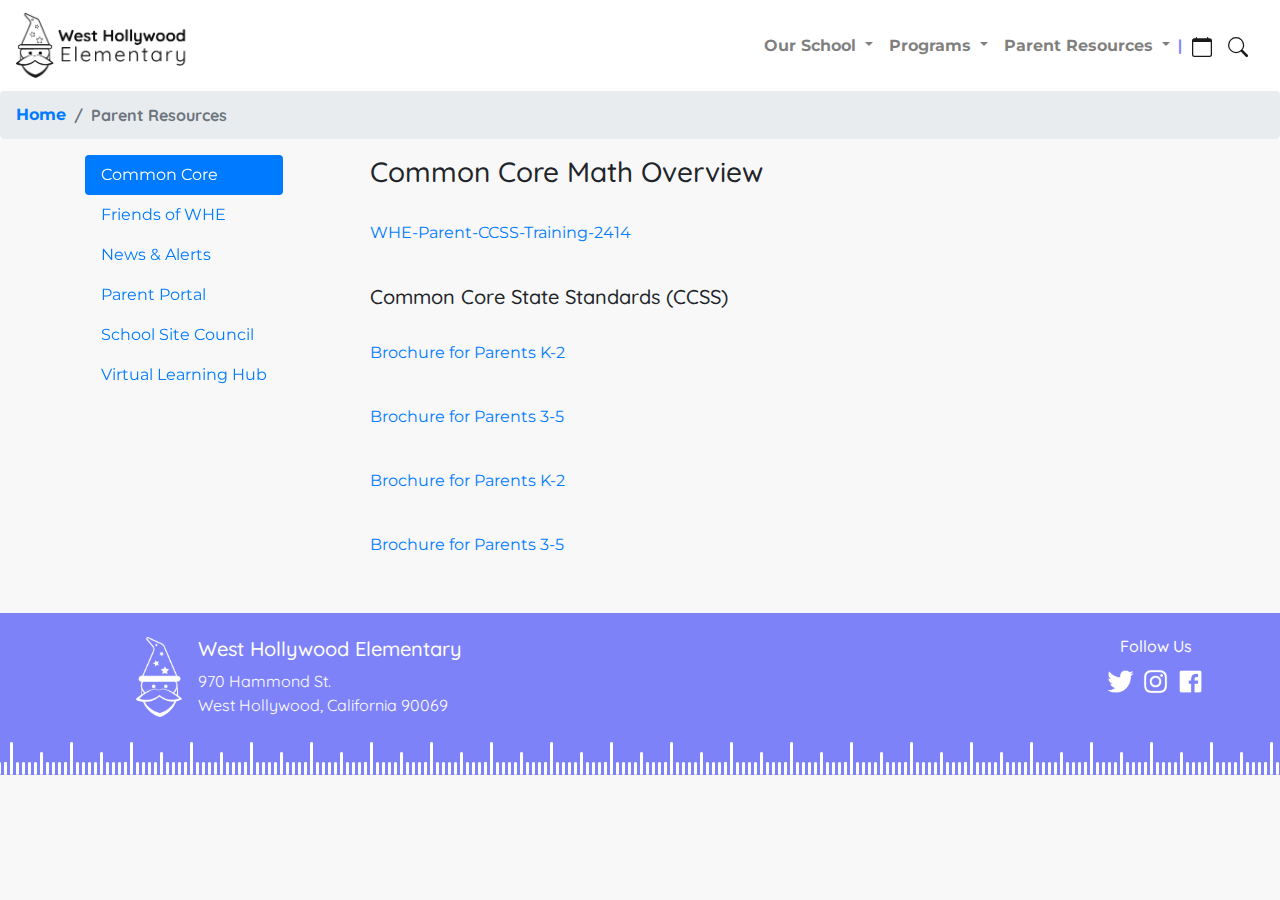
<file: parentresources.html>
<!DOCTYPE html>
<html lang="en">
<head>
    <meta charset="UTF-8">
    <meta name="viewport" content="width=device-width, initial-scale=1.0">
    <link rel="stylesheet" href="https://stackpath.bootstrapcdn.com/bootstrap/4.5.2/css/bootstrap.min.css" integrity="sha384-JcKb8q3iqJ61gNV9KGb8thSsNjpSL0n8PARn9HuZOnIxN0hoP+VmmDGMN5t9UJ0Z" crossorigin="anonymous">
    <link href="https://fonts.googleapis.com/css2?family=Montserrat:ital,wght@0,300;0,400;0,500;0,600;0,700;1,300;1,400;1,500;1,600;1,700&family=Quicksand:wght@300;400;500;600;700&display=swap" rel="stylesheet">
    <link rel="stylesheet" href="https://unpkg.com/aos@next/dist/aos.css" />
    <link rel="stylesheet" href="css/ourschool.css">
    <title>W. Hollywood Elementary | Our School</title>
</head>
<body>
<!--navigation-->
<nav class="navbar navbar-expand-lg navbar-light sticky-top">
        <div class="d-flex flex-grow-1">
            <a class="navbar-brand d-none d-lg-inline-block" href="index.html">
                <img src="images/wizard-logo-drk.png" alt="wizard logo" class="wizard-logo">
            </a>
            <a class="navbar-brand-two mx-auto d-lg-none d-inline-block" href="index.html">
                <img src="images/wizard-logo-drk-mobile.png" alt="logo">
            </a>
            <div class="w-100 text-right">
                <button class="navbar-toggler" type="button" data-toggle="collapse" data-target="#myNavbar">
                    <span class="navbar-toggler-icon"></span>
                </button>
            </div>
        </div>
        <div class="collapse navbar-collapse flex-grow-1 text-right" id="myNavbar">
            <ul class="navbar-nav ml-auto flex-nowrap">
                <li class="nav-item dropdown">
                    <a class="nav-link dropdown-toggle" href="ourschool.html" id="navbarDropdownMenuLink" role="button" data-toggle="dropdown" aria-haspopup="true" aria-expanded="false">
                      Our School
                    </a>
                    <div class="dropdown-menu" aria-labelledby="navbarDropdownMenuLink">
                      <a class="dropdown-item" href="#v-pills-about-tab">About</a>
                      <a class="dropdown-item" href="#v-pills-attendance-tab">Attendance</a>
                      <a class="dropdown-item" href="#v-pills-calearning-tab">California Learning Standards</a>
                      <a class="dropdown-item" href="#v-pills-covid-tab">COVID-19</a>
                      <a class="dropdown-item" href="#v-pills-dress-tab">Dress Code and Rules</a>
                      <a class="dropdown-item" href="#v-pills-enroll-tab">Enrollment and Registration</a>
                      <a class="dropdown-item" href="#v-pills-parking-tab">Parking</a>
                      <a class="dropdown-item" href="#v-pills-staff-tab">Teachers and Staff</a>  
                    </div>
                  </li>
                  <li class="nav-item dropdown">
                      <a class="nav-link dropdown-toggle" href="#" id="navbarDropdownMenuLink" role="button" data-toggle="dropdown" aria-haspopup="true" aria-expanded="false">
                        Programs
                      </a>
                      <div class="dropdown-menu" aria-labelledby="navbarDropdownMenuLink">
                        <a class="dropdown-item" href="#">COVID-19 Challenges</a>
                        <a class="dropdown-item" href="#">Gardening</a>
                        <a class="dropdown-item" href="#">GATE/SPED</a>
                        <a class="dropdown-item" href="#">Music</a>
                        <a class="dropdown-item" href="#">Physical Education</a>
                        <a class="dropdown-item" href="#">Visual Arts</a>
                      </div>
                    </li>
                    <li class="nav-item dropdown">
                      <a class="nav-link dropdown-toggle" href="parentresources.html" id="navbarDropdownMenuLink" role="button" data-toggle="dropdown" aria-haspopup="true" aria-expanded="false">
                        Parent Resources
                      </a>
                      <div class="dropdown-menu" aria-labelledby="navbarDropdownMenuLink">
                        <a class="dropdown-item" href="#v-pills-common-tab">Common Core</a>
                        <a class="dropdown-item" href="#v-pills-friends-tab">Friends of WHE</a>
                        <a class="dropdown-item" href="#v-pills-news-tab">News and Alerts</a>
                        <a class="dropdown-item" href="#v-pills-parent-tab">Parent Portal</a>
                        <a class="dropdown-item" href="#v-pills-council-tab">School Site Council</a>
                        <a class="dropdown-item" href="#v-pills-hub-tab">Virtual Learning Hub</a>
                      </div>
                    </li>
            </ul>
        </div>
        <div class="purpledivider">
            |
        </div>
        <!--calendar icon-->
        <a class="navbar-brand" href="#"> <svg width="1em" height="1em" viewBox="0 0 16 16" class="bi bi-calendar" fill="currentColor" xmlns="http://www.w3.org/2000/svg">
            <path fill-rule="evenodd" d="M3.5 0a.5.5 0 0 1 .5.5V1h8V.5a.5.5 0 0 1 1 0V1h1a2 2 0 0 1 2 2v11a2 2 0 0 1-2 2H2a2 2 0 0 1-2-2V3a2 2 0 0 1 2-2h1V.5a.5.5 0 0 1 .5-.5zM1 4v10a1 1 0 0 0 1 1h12a1 1 0 0 0 1-1V4H1z"/>
          </svg> 
        </a>
        <!--search icon-->
        <a class="navbar-brand" href="#"><svg width="1em" height="1em" viewBox="0 0 16 16" class="bi bi-search" fill="currentColor" xmlns="http://www.w3.org/2000/svg">
            <path fill-rule="evenodd" d="M10.442 10.442a1 1 0 0 1 1.415 0l3.85 3.85a1 1 0 0 1-1.414 1.415l-3.85-3.85a1 1 0 0 1 0-1.415z"/>
        <path fill-rule="evenodd" d="M6.5 12a5.5 5.5 0 1 0 0-11 5.5 5.5 0 0 0 0 11zM13 6.5a6.5 6.5 0 1 1-13 0 6.5 6.5 0 0 1 13 0z"/>
        </svg> 
        </a>
</nav>
<!--breadcrumbs-->
<nav aria-label="breadcrumb">
    <ol class="breadcrumb">
      <li class="breadcrumb-item"><a href="index.html">Home</a></li>
      <li class="breadcrumb-item active" aria-current="page">Parent Resources</li>
    </ol>
  </nav>
<!--body columns 2 & 10-->
<!--col 2: vertical nav-->
<div class="container">
    <div class="row">
      <div class="col-md-3">
        <div class="nav flex-column nav-pills" id="v-pills-tab" role="tablist" aria-orientation="vertical">
            <a class="nav-link active" id="v-pills-common-tab" data-toggle="pill" href="#v-pills-common" role="tab" aria-controls="v-pills-common" aria-selected="true">Common Core</a>
            <a class="nav-link" id="v-pills-friends-tab" data-toggle="pill" href="#v-pills-friends" role="tab" aria-controls="v-pills-friends" aria-selected="false">Friends of WHE</a>
            <a class="nav-link" id="v-pills-news-tab" data-toggle="pill" href="#v-pills-news" role="tab" aria-controls="v-pills-news" aria-selected="false">News & Alerts</a>
            <a class="nav-link" id="v-pills-parent-tab" data-toggle="pill" href="#v-pills-parent" role="tab" aria-controls="v-pills-parent" aria-selected="false">Parent Portal</a>
            <a class="nav-link" id="v-pills-counsil-tab" data-toggle="pill" href="#v-pills-counsil" role="tab" aria-controls="v-pills-counsil" aria-selected="false">School Site Council</a>
            <a class="nav-link" id="v-pills-hub-tab" data-toggle="pill" href="#v-pills-hub" role="tab" aria-controls="v-pills-hub" aria-selected="false">Virtual Learning Hub</a>
          </div>
      </div>
      <!--col 10-->
      <div class="col-md-9">
        <div class="tab-content" id="v-pills-tabContent">
            <div class="tab-pane fade show active" id="v-pills-common" role="tabpanel" aria-labelledby="v-pills-common-tab">
                <h3>Common Core Math Overview</h3><br>
                <a href="https://1.cdn.edl.io/DG9s3eTrnbWs5Y9iux7DL8uExy3thcuAEQ6B9zLYj3rXspAo.pdf" target="_blank"><p>WHE-Parent-CCSS-Training-2414</p></a><br>
                <h5>Common Core State Standards (CCSS)</h5> <br>
                <a href="https://1.cdn.edl.io/DG9s3eTrnbWs5Y9iux7DL8uExy3thcuAEQ6B9zLYj3rXspAo.pdf" target="_blank"><p>Brochure for Parents K-2</p></a><br>
                <a href="https://1.cdn.edl.io/DG9s3eTrnbWs5Y9iux7DL8uExy3thcuAEQ6B9zLYj3rXspAo.pdf" target="_blank"><p>Brochure for Parents 3-5﻿</p></a><br>
                <a href="https://1.cdn.edl.io/DG9s3eTrnbWs5Y9iux7DL8uExy3thcuAEQ6B9zLYj3rXspAo.pdf" target="_blank"><p>Brochure for Parents K-2</p></a><br>
                <a href="https://1.cdn.edl.io/DG9s3eTrnbWs5Y9iux7DL8uExy3thcuAEQ6B9zLYj3rXspAo.pdf" target="_blank"><p> Brochure for Parents 3-5</p></a><br>
            </div>
            <div class="tab-pane fade" id="v-pills-friends" role="tabpanel" aria-labelledby="v-pills-friends-tab">
                <h3>Friends of West Hollywood Elementary School</h3><br>
                <p> 
                    All students between the ages of 6 and 18 must attend school daily. Parents or guardians are responsible for sending their children to school (E.C. 48200).<br><br>
                    FOWHE is Friends of West Hollywood Elementary, a parent volunteer 501(c)(3) fundraising organization that supports the educational programs for our students at West Hollywood Elementary.<br><br>

                    FOWHE is dedicated to a well-rounded education that enriches and empowers the student body at West Hollywood Elementary. Our mission is to work in partnership with West Hollywood Elementary Administration and teachers to sustain a culture of academic excellence, student enrichment and personal growth.<br><br>

                    FOWHE raises funds each year to ensure West Hollywood Elementary has vital programs for students not budgeted for by LAUSD.  The revenue FOWHE raises pays for programs including Music and Arts, Instructional Technology and Equipment, Teacher Aides, PE, Field Trips, Enrichments and Assemblies. These programs encourage our student to be creative and innovative while providing additional support for our kids.<br><br>

                    To fund these programs, we start at the beginning of school with our Annual Giving Campaign, and have several fundraising events throughout the year.  All parents at West Hollywood Elementary are a part of FOWHE, and we invite you to be a Friend and GIVE back to our school. <br><br>

                    If you would like information on how you can contribute to your child’s elementary school experience by Donating or Volunteering, please contact a Board Member or a Committee Chair.<br><br>
                    <div class="text-center">
                    <a href="https://www.fowhe.org/" target="_blank"><button type="button" class="btn btn-outline-primary">Go to FOWE</button></a>
                    </div>
                </p>
            </div>
            <div class="tab-pane fade marginbottom100" id="v-pills-news" role="tabpanel" aria-labelledby="v-pills-news-tab">
                <h3>News & Alerts</h3><br>
                <p> Coming Soon</p>
            </div>
            <div class="tab-pane fade marginbottom100" id="v-pills-parent" role="tabpanel" aria-labelledby="v-pills-parent-tab">
                <h3>Parent Portal</h3><br>
                <p> Coming Soon</p>
            </div>
            <div class="tab-pane fade marginbottom100" id="v-pills-parent" role="tabpanel" aria-labelledby="v-pills-parent-tab">
                <h3>School Site Council</h3><br>
                <p> Coming Soon</p>
            </div>
            <div class="tab-pane fade marginbottom100" id="v-pills-hub" role="tabpanel" aria-labelledby="v-pills-hub-tab">
                <h3>Virtual Learning Hub</h3><br>
                <p> 
                    Parents and student can use the virtual learning hub to communicate with teachers and review previous lessons<br><br>
                    <div class="text-center">
                    <a href="learninghub.html" target="_blank"><button type="button" class="btn btn-outline-primary">Open Virtual Learning Hub</button></a>
                    </div>
                </p>
            </div>
          </div>
      </div>
    </div>
</div>
<!--footer-->
<div>
    <div id="footer">
      <div class="footerAddy">
        <div>
          <img src="./images/wizard-logo.png" alt="">
        </div>
        <div>
          <h5>West Hollywood Elementary</h5>
          <p>970 Hammond St.<br/>West Hollywood, California 90069</p>
        </div>
      </div>
      <div id="footerSocial">
          <h6>Follow Us</h6>
          <div class="socialIcons">
            <a href="https://twitter.com/WestHollywoodE1"><img src="./images/Twitter.png" alt="Twitter"></a>
            <a href="https://www.instagram.com/whewizards/"><img src="./images/Insta.png" alt="Instagram"></a>
            <a href="https://www.facebook.com/WeHoElementary/"><img src="./images/facebook.png" alt="Facebook"></a>
          </div>
      </div>
    </div>
  </div>
<!--script-->
<script src="https://code.jquery.com/jquery-3.5.1.slim.min.js" integrity="sha384-DfXdz2htPH0lsSSs5nCTpuj/zy4C+OGpamoFVy38MVBnE+IbbVYUew+OrCXaRkfj" crossorigin="anonymous"></script>
<script src="https://cdn.jsdelivr.net/npm/popper.js@1.16.1/dist/umd/popper.min.js" integrity="sha384-9/reFTGAW83EW2RDu2S0VKaIzap3H66lZH81PoYlFhbGU+6BZp6G7niu735Sk7lN" crossorigin="anonymous"></script>
<script src="https://stackpath.bootstrapcdn.com/bootstrap/4.5.2/js/bootstrap.min.js" integrity="sha384-B4gt1jrGC7Jh4AgTPSdUtOBvfO8shuf57BaghqFfPlYxofvL8/KUEfYiJOMMV+rV" crossorigin="anonymous"></script>
<script src="https://unpkg.com/aos@next/dist/aos.js"></script>
<script>
  AOS.init();
</script>
</body>
</html>
</file>
<file: css/style.css>
/*text*/
h1, h2, h3, h4, h5 {font-family: 'Quicksand', sans-serif;}
body, a, .card-subtitle {font-family: 'Montserrat', sans-serif;}
/*background*/
body {background-color: #F8F8F8;}
/*nav*/
.purpledivider {
    color: #7E82F9;
    font-weight: 700;
    margin-right: 10px;
}
nav {
    font-family: 'Quicksand', sans-serif;
    font-weight: bold;
    background-color: rgb(255, 255, 255);
}
.wizard-logo {
    width: 175px;
}
/*hero*/
.bg-lightblue {
    background-color: #7E82F9;
}
.heroruler-bottom {
    padding-top: 20px;
    color: white;
    text-align: end;
}
.herotxt {
    margin-right: 10%;
}
.ruler {
    background-image: url("../images/footer-ruler.png");
    background-repeat: repeat-x;
    background-position: 3px bottom;
    margin-bottom: 0;
    height: 50px;
}
.carousel-caption {
    background-color: none;
    text-shadow: 2px 2px 4px rgba(0,0,0,0.5);
}
.carousel-caption p,.carousel-caption h5 {
    color: #5457af;
}

/*
.no-gutters {
    margin-right: 0;
    margin-left: 0;
  
    > .col,
    > [class*="col-"] {
      padding-right: 0;
      padding-left: 0;
    }
  }  */
/*dailychallenge*/
.bg-challengesquare {
    background-image: url(../images/bgchallengesquare.png);
    background-repeat: no-repeat;
    background-position: right;
    background-size: contain;
    padding-top: 75px;
    padding-bottom: 75px;
    padding-left: 50px;
}
.challengebookmark img {
    width: 100%;
}
/*margins*/
.containermargintop {
    margin-top: 30px;
}
/*mentoring*/
.mentortxt {
    display: flex;
    flex-direction: column;
    justify-content: center;
    padding-top: 100px;
    padding-bottom: 100px;
}
.challengebookmark img, .mentorbookmark img, .mentorimg img, .eventimg img{
    width: 100%;
}
.mentorimg {
    display: flex;
    align-items: center;
}
/*covid*/
.bg-covidsquare {
    background-image: url(../images/bgcovidsquare.png);
    background-repeat: no-repeat;
    background-position: center;
    background-size: cover;
    padding-top: 75px;
    padding-bottom: 75px;
    display: flex;
    flex-direction: column;
    justify-content: center;
    align-items: center;
}
.bg-covidsquare img, .mentorimg img {
    border-radius: 5px;
}
/*events*/
.calendarcardshadow:hover  {
    box-shadow: 2px 4px 10px rgba(0, 0, 0, 0.15);
    box-shadow: -2px -4px 10px rgba(0, 0, 0, 0.15);
}
/*footer (yes this code is garbage)*/
#footer {
    height: auto;
    background-color: #7E82F9;
    background-image: url("../images/footer-ruler.png");
    background-repeat: repeat-x;
    background-position: bottom;
    padding: 1rem 5% 50px 10%;
    margin-top: 1em;
    color: white;
    font-family: 'Quicksand', sans-serif;
    display: flex;
    flex-direction: row;
    flex-wrap: wrap;
    justify-content: space-between;
  }
  
  #footer h3, #footer p {
    padding: 0;
    margin: 0;
  }
  
  #footer h3 {
    font-size: 30px;
    font-weight: 600;
  }
  
  #footer p {
    font-size: 16px;
    font-weight: 400;
  }
  
  .footerAddy {
    display: flex;
    flex-direction: row;
  }
  
  .footerAddy img {
    height: 5rem;
  }
  
  .footerAddy>div, #footerSocial {
    padding: .5rem;
  }
  
  #footerSocial {
    text-align: center;
  }
  
  #footerSocial img {
    padding: .25rem;
    width: 35px;
  }
  
  .socialIcons {
    display: flex;
    flex-direction: row;
    flex-wrap: wrap;
  }
/*Media 
@media (min-width: 768px) {
    .row {
        flex-direction: column;
    }
    .bg-challengesquare {
        background-position: center;
        background-size: contain;
        padding-top: 0;
        padding-bottom: 0;
        padding-left: 0;
    }
    .challengebookmark, .mentorbookmark, .covidbookmark {
        transform: rotate(90deg);
    }
    .containermargintop {
        margin-top: 10px;
    }
    .mentorbookmark img {
        width: 80%;
    }
    .mentortxt {
        text-align: center;
    }
    .covidbookmark {
        margin-top: 30%;
    }
    .bg-covidsquare {
        background-size: contain;
    }
}
*/
</file>
<file: css/learninghub.css>
/*text*/
h1, h2, h3, h4, h5, h6 {font-family: 'Quicksand', sans-serif;}
body, a, .card-subtitle, .form-group {font-family: 'Montserrat', sans-serif;}
/*background*/
body {
    background-color: #F8F8F8;
}
/*nav*/
.yellowdivider {
    color: #FFE08D;
    font-weight: 700;
    margin-right: 10px;
}
nav {
    font-family: 'Quicksand', sans-serif;
    font-weight: bold;
    background-color: white;
}
.wizard-logo {
    width: 175px;
}
.breadcrumb nav{
    background-color: none;
}
.nav.nav-fill>p {
    padding-right: 3vw;
}
.nav.nav-fill>li>a {
    width: 3rem;
    height: 3rem;
    text-align: center;
    padding: .75rem;
    border-radius: 100%;
    color: black;
}
.nav.nav-fill>li>a.active {
    background-color: #FFE08D;
    color: black;
}
/*vertical nav*/
.col-md-1 {
    background-color: #FFE08D;
}
.paddingtop {
    padding-top: 99px;
    padding-bottom: 200px;
}
.activebg {
    background-color: white;
    border-top-left-radius: 10px;
    border-bottom-left-radius: 10px;
}
/*gutter
.no-gutters {
    margin-right: 0;
    margin-left: 0;
  
    > .col,
    > [class*="col-"] {
      padding-right: 0;
      padding-left: 0;
    }
  } */
/*header*/
.bgheader {
    background-color: #FFE08D;
    background-repeat: no-repeat;
    background-position: center;
    background-size: cover;
    padding-top: 20px;
    padding-bottom: 20px;
}
.marginbottom {
    margin-bottom: 20px;
}
.bold {
    font-weight: bold;
}
/*tabs*/


/*lessons*/
.greybg {
    background-color: #F4F4F4;
}
.cardshadow  {
    box-shadow: 2px 4px 10px rgba(0, 0, 0, 0.15);
    box-shadow: -2px -4px 10px rgba(0, 0, 0, 0.15);
}
.paddingtop20 {
    padding-top: 20px;
    padding-bottom: 20px;
}
.whitebg {
    background-color: white;
}
.paddingaround {
    padding-top: 20px;
    padding-bottom: 10px;
    padding-left: 10px;
    padding-right: 10px;
    border-radius: 5px;
    display: flex;
}
.profileimg {
    padding-top: 30px;
}
.marginleft {
    margin-left: 60%;
}
.text-muted {
    font-weight: lighter;
}
.btn-outline-warning {
    margin-left: 60%;
}
.yellowborder {
    background-image: url(../images/yellow-border.png);
    background-repeat: no-repeat;
    background-position: top left;
}
.col-md-12 {
    border-left: solid 10px #FFE08D;
}
.cardhover:hover {
    box-shadow: none;
}
/*modal*/
.vertalign {
    display: flex;
    align-items: flex-end;
}
#exampleFormControlSelect1 {
    background-color: #FFE08D;
}
.marginbottom50 {
    margin-bottom: 50px;
    margin-left: 20px;
}
/*footer (yes this code is garbage)*/
#footer {
    height: auto;
    background-color: #7E82F9;
    background-image: url("../images/footer-ruler.png");
    background-repeat: repeat-x;
    background-position: bottom;
    padding: 1rem 5% 50px 10%;
    margin-top: 1em;
    color: white;
    font-family: 'Quicksand', sans-serif;
    display: flex;
    flex-direction: row;
    flex-wrap: wrap;
    justify-content: space-between;
  }
  
  #footer h3, #footer p {
    padding: 0;
    margin: 0;
  }
  
  #footer h3 {
    font-size: 30px;
    font-weight: 600;
  }
  
  #footer p {
    font-size: 16px;
    font-weight: 400;
  }
  
  .footerAddy {
    display: flex;
    flex-direction: row;
  }
  
  .footerAddy img {
    height: 5rem;
  }
  
  .footerAddy>div, #footerSocial {
    padding: .5rem;
  }
  
  #footerSocial {
    text-align: center;
  }
  
  #footerSocial img {
    padding: .25rem;
    width: 35px;
  }
  
  .socialIcons {
    display: flex;
    flex-direction: row;
    flex-wrap: wrap;
  }
</file>
<file: css/ourschool.css>
/*CSS also used or parentresources.html */

/*text*/
h1, h2, h3, h4, h5, h6 {font-family: 'Quicksand', sans-serif;}
body, a, .card-subtitle, .form-group {font-family: 'Montserrat', sans-serif;}
/*background*/
body {
    background-color: #F8F8F8;
}
/*nav*/
/*nav*/
.purpledivider {
    color: #7E82F9;
    font-weight: 700;
    margin-right: 10px;
}
nav {
    font-family: 'Quicksand', sans-serif;
    font-weight: bold;
    background-color: rgb(255, 255, 255);
}
.wizard-logo {
    width: 175px;
}
.flex-column {
    position: fixed;
}
.marginbottom100 {
    margin-bottom: 100px;
}
/*covid*/
.marginleft20 {
    margin-left: 20px;
}
.light {
    font-weight: lighter;
}
.bold {
    font-weight: bold;
}
/*footer (yes this code is garbage)*/
#footer {
    height: auto;
    background-color: #7E82F9;
    background-image: url("../images/footer-ruler.png");
    background-repeat: repeat-x;
    background-position: bottom;
    padding: 1rem 5% 50px 10%;
    margin-top: 1em;
    color: white;
    font-family: 'Quicksand', sans-serif;
    display: flex;
    flex-direction: row;
    flex-wrap: wrap;
    justify-content: space-between;
  }
  
  #footer h3, #footer p {
    padding: 0;
    margin: 0;
  }
  
  #footer h3 {
    font-size: 30px;
    font-weight: 600;
  }
  
  #footer p {
    font-size: 16px;
    font-weight: 400;
  }
  
  .footerAddy {
    display: flex;
    flex-direction: row;
  }
  
  .footerAddy img {
    height: 5rem;
  }
  
  .footerAddy>div, #footerSocial {
    padding: .5rem;
  }
  
  #footerSocial {
    text-align: center;
  }
  
  #footerSocial img {
    padding: .25rem;
    width: 35px;
  }
  
  .socialIcons {
    display: flex;
    flex-direction: row;
    flex-wrap: wrap;
  }
</file>
